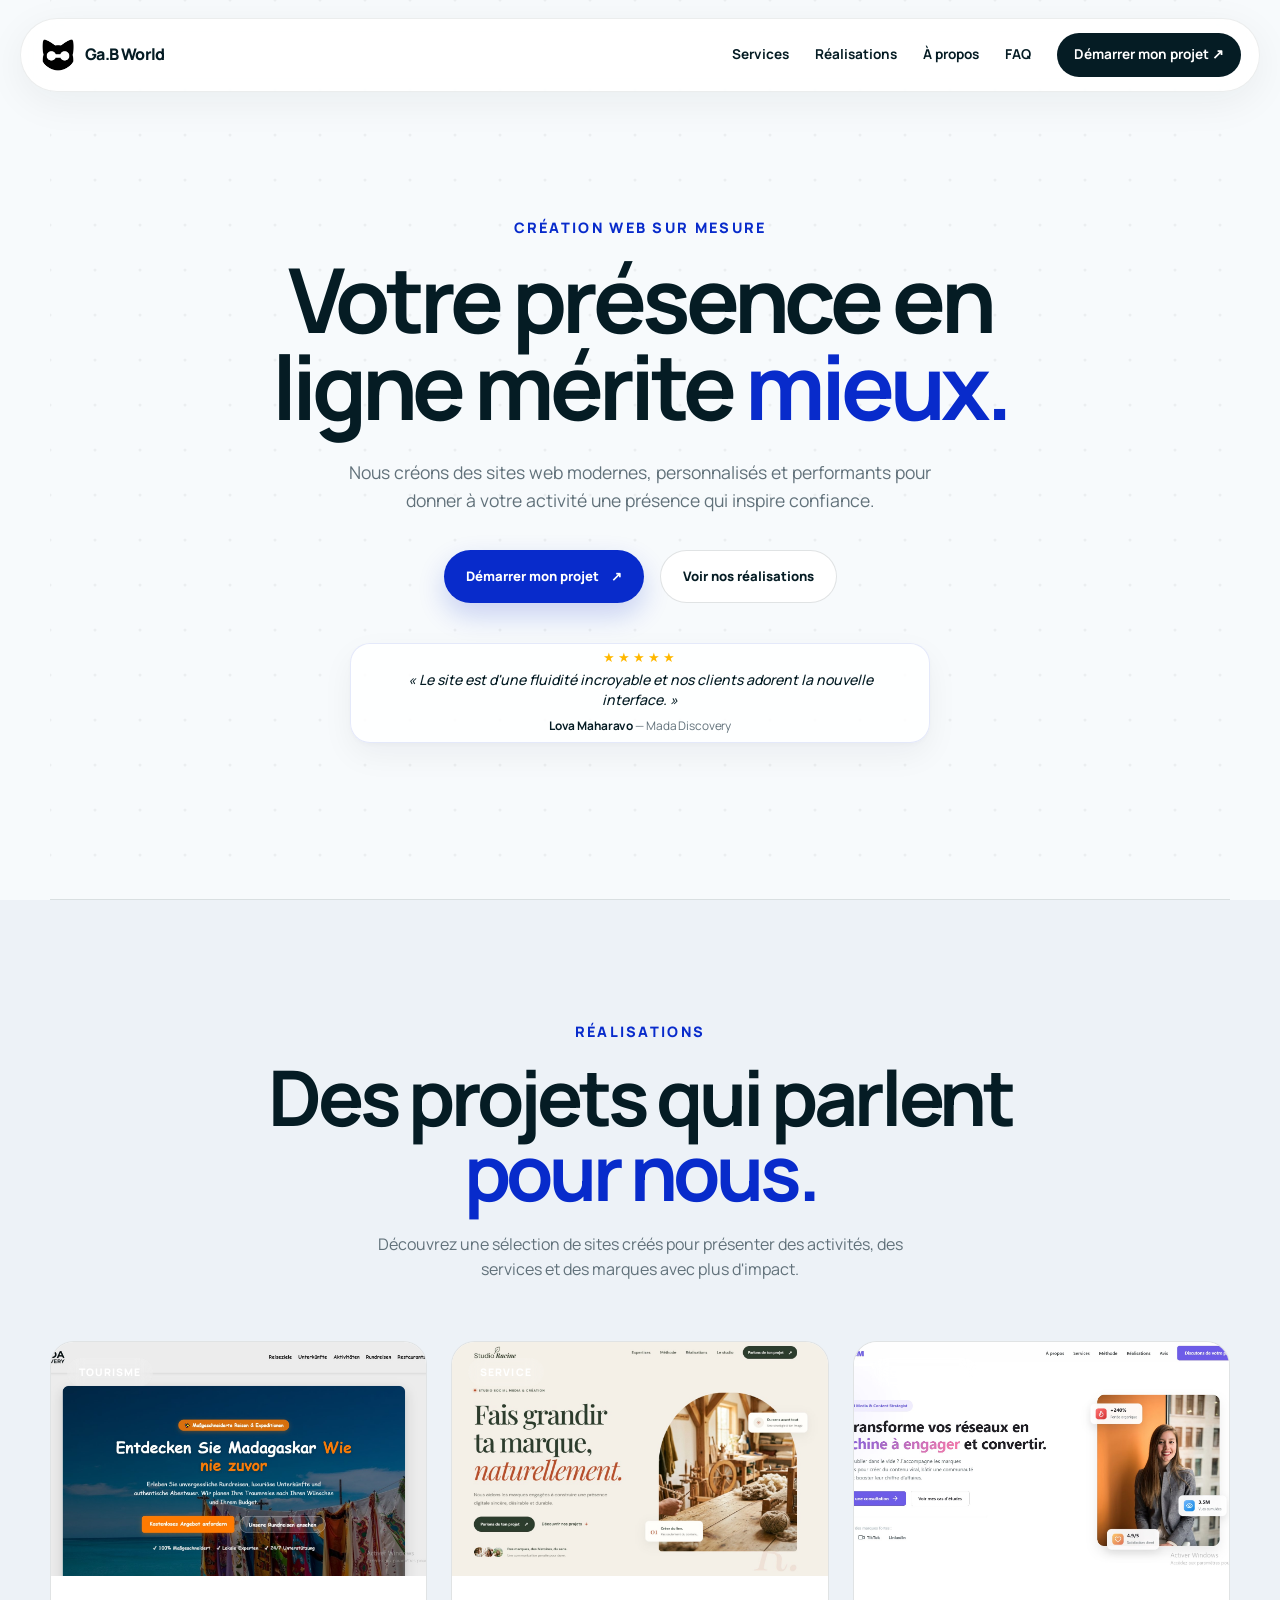
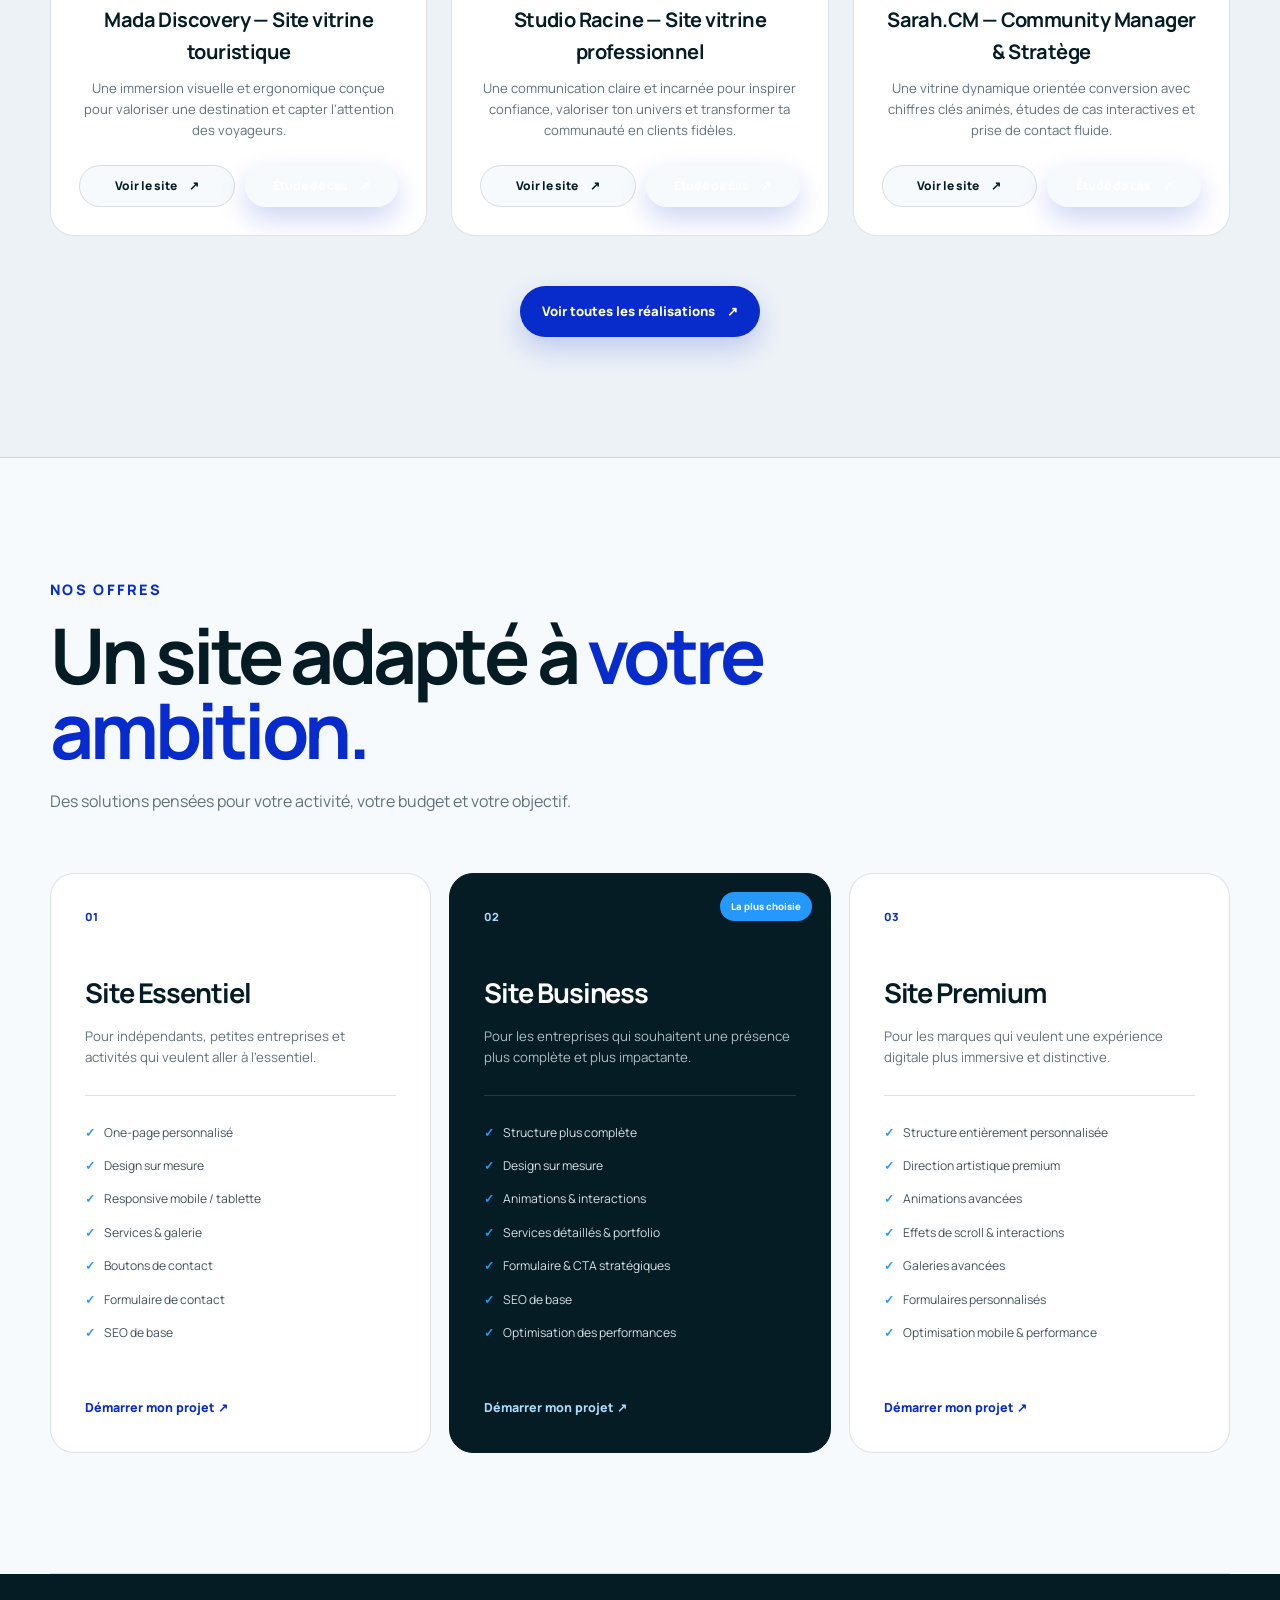
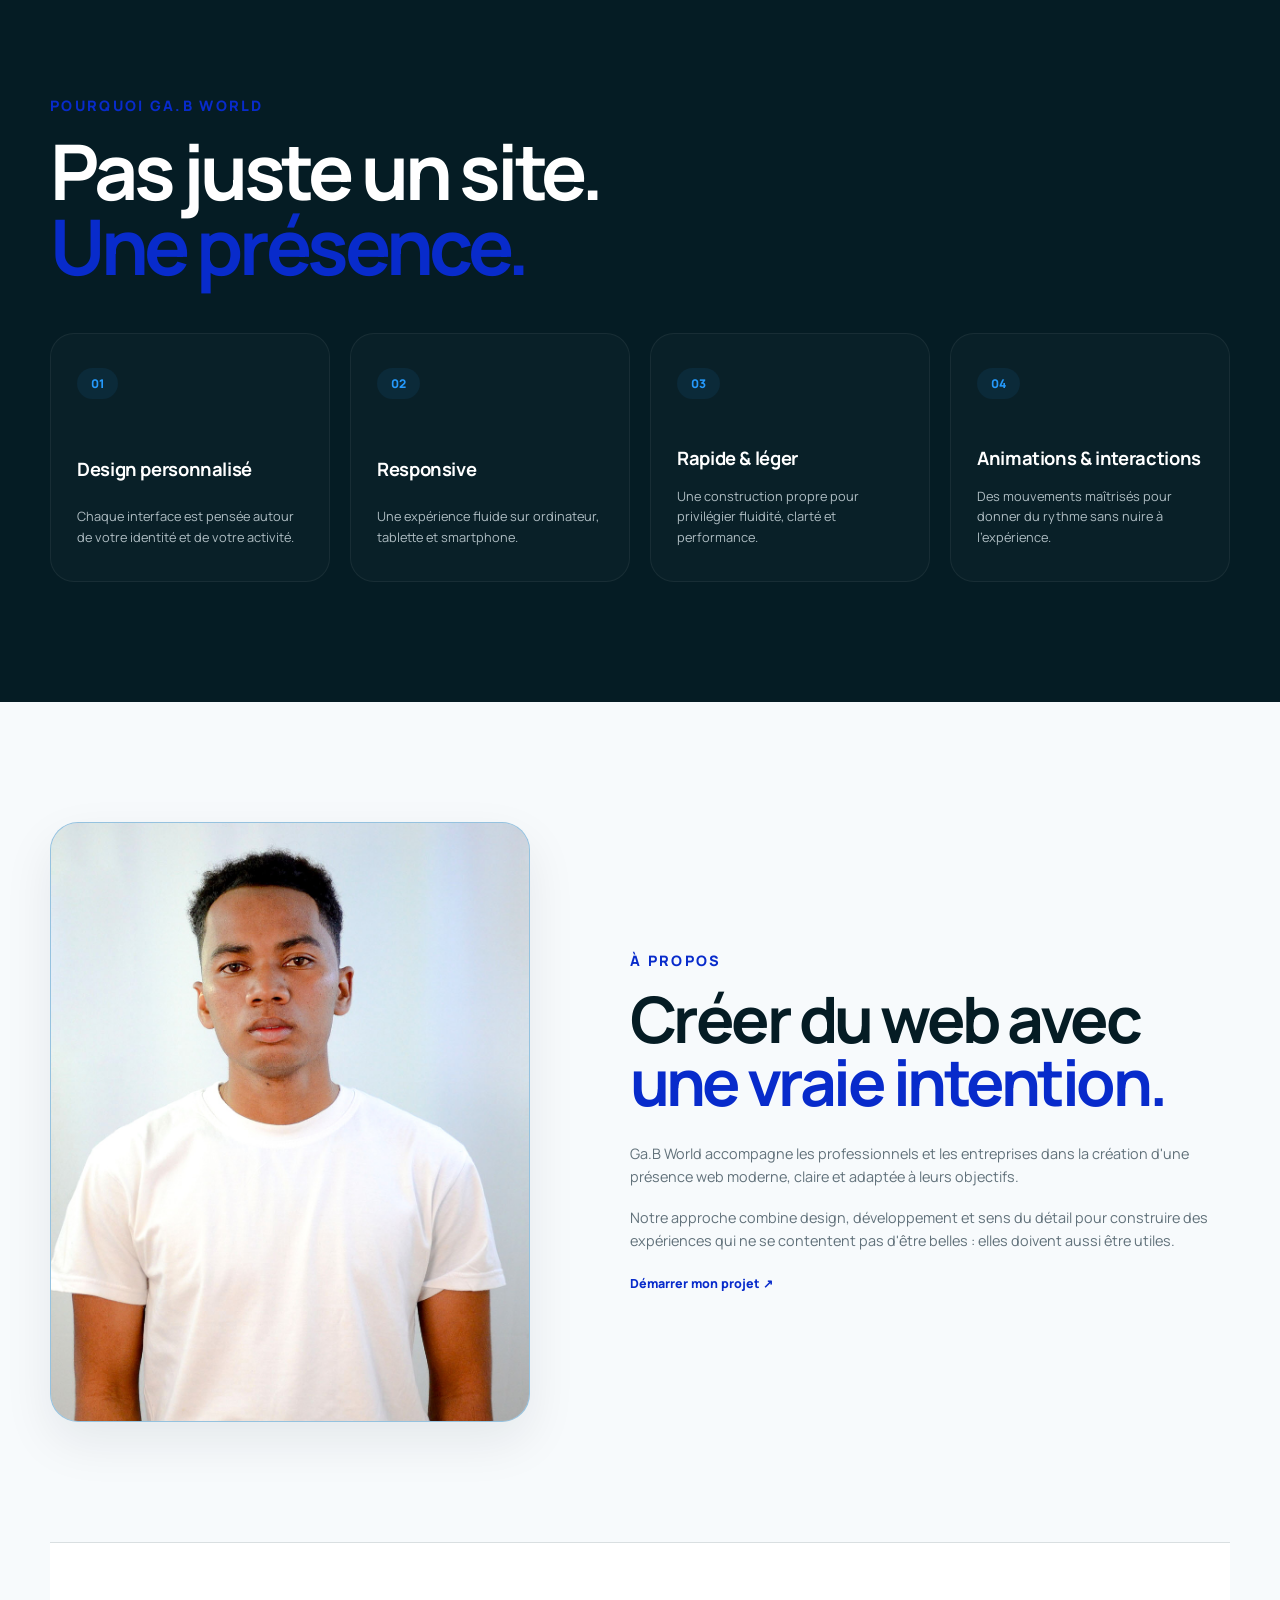
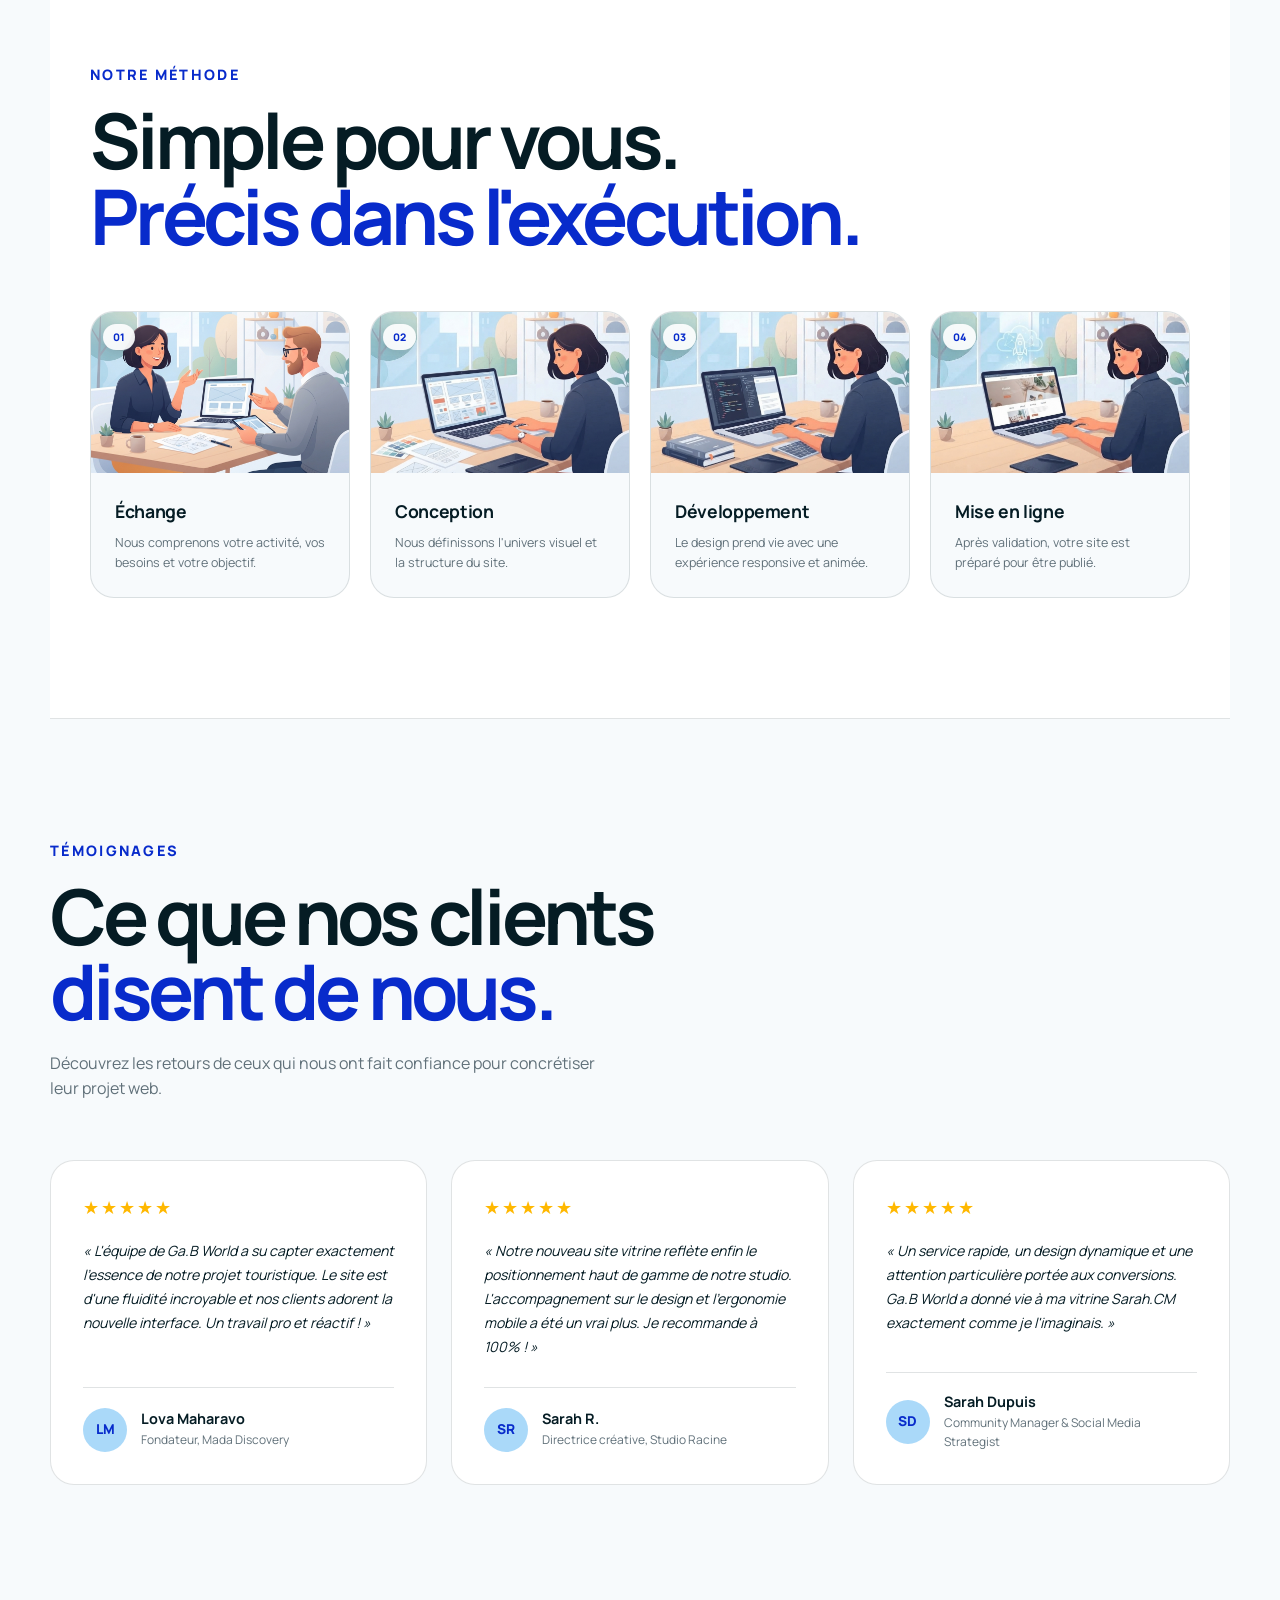
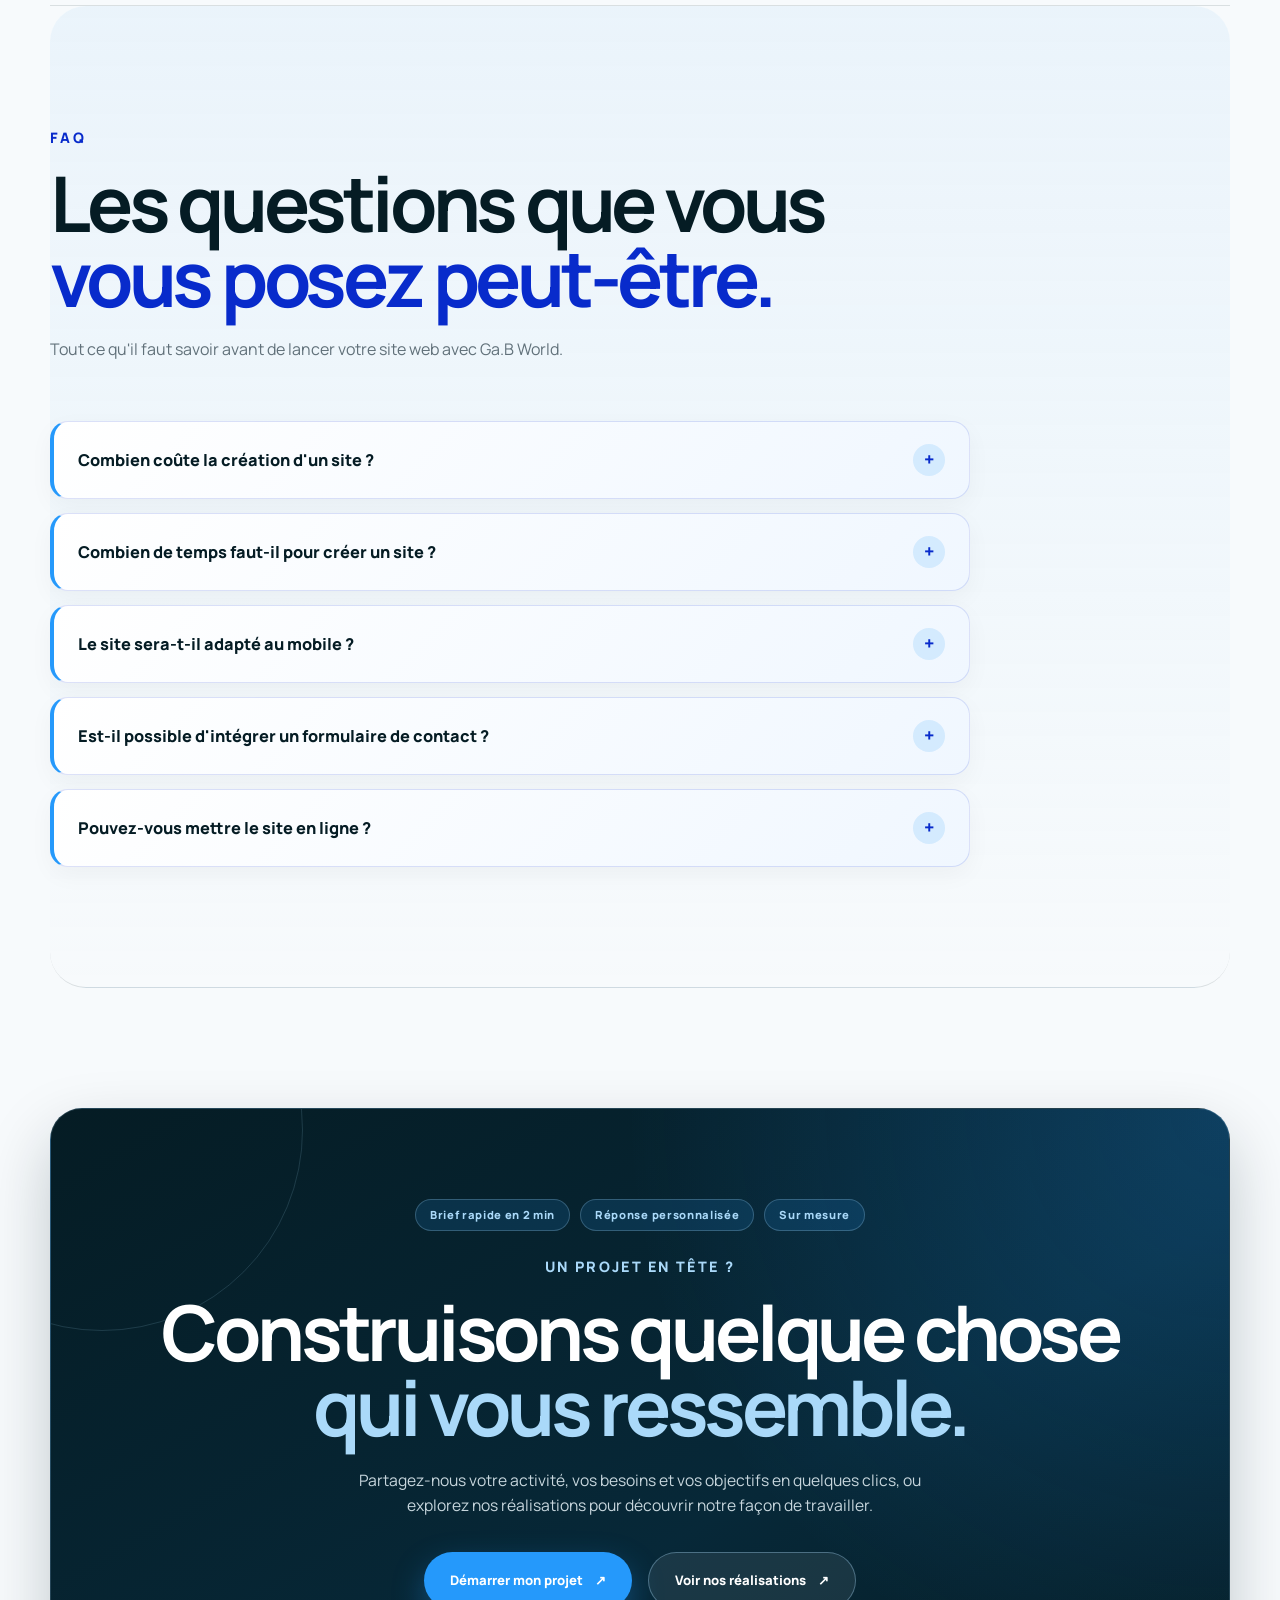
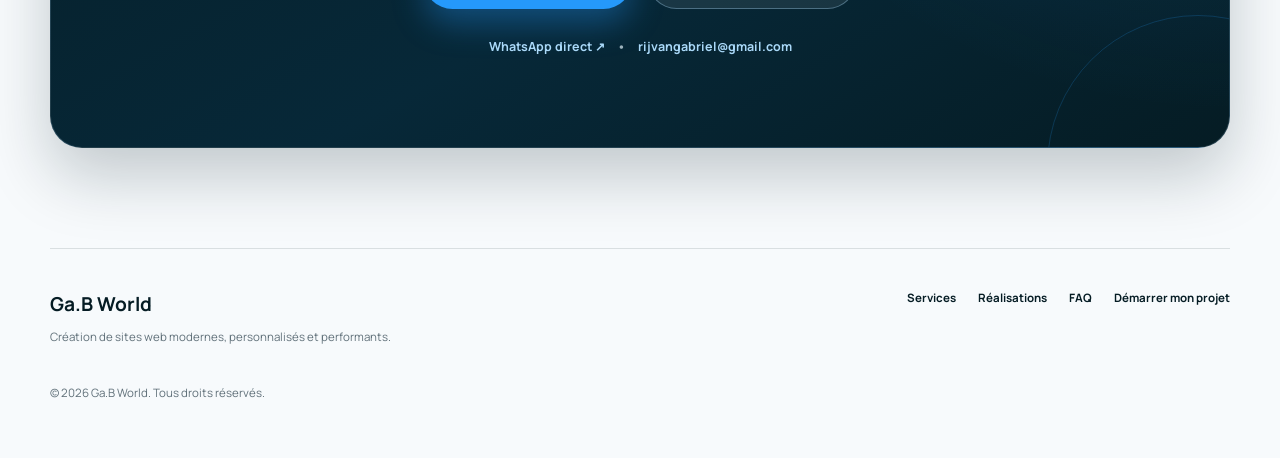
<file: index.html>
<!doctype html>
<html lang="fr">

<head>
  <meta charset="UTF-8" />
  <meta name="viewport" content="width=device-width, initial-scale=1.0" />
  <meta name="description"
    content="Ga.B World — Création de sites web modernes, personnalisés, rapides et performants." />
  <meta name="theme-color" content="#051C24" />
  <title>Ga.B World — Création de sites web</title>

  <link rel="preconnect" href="https://fonts.googleapis.com" />
  <link rel="preconnect" href="https://fonts.gstatic.com" crossorigin />
  <link href="https://fonts.googleapis.com/css2?family=Manrope:wght@400;500;600;700;800&display=swap"
    rel="stylesheet" />
  <link rel="stylesheet" href="style.css" />

  <link rel="icon" type="image/png" href="assets/images/logo2.png" media="(prefers-color-scheme: light)" />
  <link rel="icon" type="image/png" href="assets/images/logo4.png" media="(prefers-color-scheme: dark)" />

  <script async src="https://www.googletagmanager.com/gtm.js?id=GTM-KWSXL9K6"></script>
<script>
  window.dataLayer = window.dataLayer || [];
  function gtag(){dataLayer.push(arguments);}
  gtag('js', new Date());
</script>
  
</head>

<body>
  <div class="page-loader" id="page-loader">
    <img src="assets/images/logo.png" alt="Logo Ga.B World" />
  </div>

  <header class="site-header hero-enter-header">
    <a class="logo" href="index.html" aria-label="Ga.B World — Accueil">
      <img src="assets/images/logo2.png" alt="Ga.B World" onerror="
            this.style.display = 'none';
            this.nextElementSibling.style.display = 'inline';
          " />
      <span>Ga.B World</span>
    </a>

    <button class="menu-toggle" type="button" aria-label="Ouvrir le menu" aria-expanded="false">
      <span></span><span></span>
    </button>

    <nav class="nav" aria-label="Navigation principale">
      <a href="#services">Services</a>
      <a href="#realisations">Réalisations</a>
      <a href="#apropos">À propos</a>
      <a href="#faq">FAQ</a>
      <a class="nav-cta" href="https://tally.so/r/LDP7lp" target="_blank" rel="noopener">Démarrer mon projet ↗</a>
    </nav>
  </header>

  <main>
    <section class="hero section" id="accueil">
      <canvas id="hero-canvas"></canvas>

      <div class="hero-copy">
        <p class="eyebrow hero-intro-item" style="--intro-delay: 0.12s;">Création web sur mesure</p>
        <h1 class="hero-intro-item" style="--intro-delay: 0.22s;">Votre présence en ligne mérite <span>mieux.</span></h1>
        <p class="hero-text hero-intro-item" style="--intro-delay: 0.34s;">
          Nous créons des sites web modernes, personnalisés et performants
          pour donner à votre activité une présence qui inspire confiance.
        </p>
        <div class="hero-actions hero-intro-item" style="--intro-delay: 0.46s;">
          <a class="btn btn-primary" href="https://tally.so/r/LDP7lp" target="_blank" rel="noopener">
            Démarrer mon projet <span>↗</span>
          </a>
          <a class="btn btn-ghost" href="realisation.html">
            Voir nos réalisations
          </a>
        </div>
      </div>

      <div class="hero-testimonial-ticker hero-intro-item" style="--intro-delay: 0.58s;">
        <div class="hero-testi-item active">
          <span class="testi-stars">★★★★★</span>
          <p>« Le site est d'une fluidité incroyable et nos clients adorent la nouvelle interface. »</p>
          <small><strong>Lova Maharavo</strong> — Mada Discovery</small>
        </div>
        <div class="hero-testi-item">
          <span class="testi-stars">★★★★★</span>
          <p>« Un accompagnement sur le design et l'ergonomie mobile au top. Je recommande à 100% ! »</p>
          <small><strong>Sarah R.</strong> — Studio Racine</small>
        </div>
        <div class="hero-testi-item">
          <span class="testi-stars">★★★★★</span>
          <p>« Un service rapide, un design épuré et une attention particulière portée aux détails. »</p>
          <small><strong>Sarah Dupuis</strong> — Sarah.CM</small>
        </div>
      </div>
    </section>

    <!-- Section Réalisations -->
    <section class="portfolio section" id="realisations">
      <div class="section-heading reveal">
        <p class="eyebrow">Réalisations</p>
        <h2>Des projets qui parlent<br /><span>pour nous.</span></h2>
        <p>
          Découvrez une sélection de sites créés pour présenter des activités,
          des services et des marques avec plus d'impact.
        </p>
      </div>

      <div class="portfolio-grid">
        <!-- Projet 01 : Mada Discovery -->
        <article class="portfolio-card reveal">
          <div class="portfolio-image">
            <span class="project-tag">Tourisme</span>
            <img src="assets/images/madadiscovery.jpg" alt="Capture d'écran Mada Discovery" loading="lazy" />
          </div>
          <div class="portfolio-content">
            <h3>Mada Discovery — Site vitrine touristique</h3>
            <p>
              Une immersion visuelle et ergonomique conçue pour valoriser une
              destination et capter l'attention des voyageurs.
            </p>
            <div class="portfolio-actions">
              <a href="https://madadiscovery.vercel.app/" class="btn btn-ghost portfolio-btn" target="_blank" rel="noopener">
                Voir le site <span>↗</span>
              </a>
              <a href="etudedecas.html?projet=madadiscovery" class="btn btn-primary portfolio-btn" target="_blank" rel="noopener">
                Étude de cas <span>↗</span>
              </a>
            </div>
          </div>
        </article>

        <!-- Projet 02 : Studio Racine -->
        <article class="portfolio-card reveal">
          <div class="portfolio-image">
            <span class="project-tag">Service</span>
            <img src="assets/images/Studioracine.jpg" alt="Capture d'écran Studio Racine" loading="lazy" />
          </div>
          <div class="portfolio-content">
            <h3>Studio Racine — Site vitrine professionnel</h3>
            <p>
              Une communication claire et incarnée pour inspirer confiance,
              valoriser ton univers et transformer ta communauté en clients
              fidèles.
            </p>
            <div class="portfolio-actions">
              <a href="https://studioracine.vercel.app/" class="btn btn-ghost portfolio-btn" target="_blank" rel="noopener">
                Voir le site <span>↗</span>
              </a>
              <a href="etudedecas.html?projet=studioracine" class="btn btn-primary portfolio-btn" target="_blank" rel="noopener">
                Étude de cas <span>↗</span>
              </a>
            </div>
          </div>
        </article>

        <!-- Projet 03 : Sarah.CM -->
        <article class="portfolio-card reveal">
          <div class="portfolio-image">
            <span class="project-tag">Social Media</span>
            <img src="assets/images/SarahCM.jpg" alt="Capture d'écran Sarah.CM — Community Manager & Social Media Strategist" loading="lazy" />
          </div>
          <div class="portfolio-content">
            <h3>Sarah.CM — Community Manager &amp; Stratège</h3>
            <p>
              Une vitrine dynamique orientée conversion avec chiffres clés
              animés, études de cas interactives et prise de contact fluide.
            </p>
            <div class="portfolio-actions">
              <a href="https://sarah-cm.vercel.app/" class="btn btn-ghost portfolio-btn" target="_blank" rel="noopener">
                Voir le site <span>↗</span>
              </a>
              <a href="etudedecas.html?projet=sarahcm" class="btn btn-primary portfolio-btn" target="_blank" rel="noopener">
                Étude de cas <span>↗</span>
              </a>
            </div>
          </div>
        </article>
      </div>

      <div class="portfolio-bottom-cta reveal">
        <a href="realisation.html" class="btn btn-primary">
          Voir toutes les réalisations <span>↗</span>
        </a>
      </div>
    </section>

    <section class="services section" id="services">
      <div class="section-heading reveal">
        <p class="eyebrow">Nos offres</p>
        <h2>Un site adapté à <span>votre ambition.</span></h2>
        <p>
          Des solutions pensées pour votre activité, votre budget et votre
          objectif.
        </p>
      </div>

      <div class="pricing-grid">
        <article class="pricing-card reveal">
          <p class="card-number">01</p>
          <h3>Site Essentiel</h3>
          <p class="card-desc">
            Pour indépendants, petites entreprises et activités qui veulent
            aller à l'essentiel.
          </p>
          <ul>
            <li>One-page personnalisé</li>
            <li>Design sur mesure</li>
            <li>Responsive mobile / tablette</li>
            <li>Services &amp; galerie</li>
            <li>Boutons de contact</li>
            <li>Formulaire de contact</li>
            <li>SEO de base</li>
          </ul>
          <a href="https://tally.so/r/LDP7lp" class="text-link" target="_blank" rel="noopener">Démarrer mon projet <span>↗</span></a>
        </article>

        <article class="pricing-card featured reveal">
          <div class="popular">La plus choisie</div>
          <p class="card-number">02</p>
          <h3>Site Business</h3>
          <p class="card-desc">
            Pour les entreprises qui souhaitent une présence plus complète et
            plus impactante.
          </p>
          <ul>
            <li>Structure plus complète</li>
            <li>Design sur mesure</li>
            <li>Animations &amp; interactions</li>
            <li>Services détaillés &amp; portfolio</li>
            <li>Formulaire &amp; CTA stratégiques</li>
            <li>SEO de base</li>
            <li>Optimisation des performances</li>
          </ul>
          <a href="https://tally.so/r/LDP7lp" class="text-link" target="_blank" rel="noopener">Démarrer mon projet <span>↗</span></a>
        </article>

        <article class="pricing-card reveal">
          <p class="card-number">03</p>
          <h3>Site Premium</h3>
          <p class="card-desc">
            Pour les marques qui veulent une expérience digitale plus
            immersive et distinctive.
          </p>
          <ul>
            <li>Structure entièrement personnalisée</li>
            <li>Direction artistique premium</li>
            <li>Animations avancées</li>
            <li>Effets de scroll &amp; interactions</li>
            <li>Galeries avancées</li>
            <li>Formulaires personnalisés</li>
            <li>Optimisation mobile &amp; performance</li>
          </ul>
          <a href="https://tally.so/r/LDP7lp" class="text-link" target="_blank" rel="noopener">Démarrer mon projet <span>↗</span></a>
        </article>
      </div>
    </section>

    <section class="why section">
      <div class="section-heading reveal">
        <p class="eyebrow">Pourquoi Ga.B World</p>
        <h2>Pas juste un site.<br /><span>Une présence.</span></h2>
      </div>
      <div class="why-grid">
        <article class="why-item reveal">
          <span class="why-icon">01</span>
          <h3>Design personnalisé</h3>
          <p>
            Chaque interface est pensée autour de votre identité et de votre
            activité.
          </p>
        </article>
        <article class="why-item reveal">
          <span class="why-icon">02</span>
          <h3>Responsive</h3>
          <p>Une expérience fluide sur ordinateur, tablette et smartphone.</p>
        </article>
        <article class="why-item reveal">
          <span class="why-icon">03</span>
          <h3>Rapide &amp; léger</h3>
          <p>
            Une construction propre pour privilégier fluidité, clarté et
            performance.
          </p>
        </article>
        <article class="why-item reveal">
          <span class="why-icon">04</span>
          <h3>Animations &amp; interactions</h3>
          <p>
            Des mouvements maîtrisés pour donner du rythme sans nuire à
            l'expérience.
          </p>
        </article>
      </div>
    </section>

    <section class="about section" id="apropos">
      <div class="about-visual reveal">
        <img src="assets/images/Ga.B Boss.jpg" alt="Portrait — Ga.B World" loading="lazy" onerror="
              this.style.display = 'none';
              this.nextElementSibling.style.display = 'grid';
            " />
        <div class="about-number" style="display: none;">G<br /><span>B</span></div>
      </div>
      <div class="about-copy reveal">
        <p class="eyebrow">À propos</p>
        <h2>Créer du web avec<br /><span>une vraie intention.</span></h2>
        <p>
          Ga.B World accompagne les professionnels et les entreprises dans la
          création d'une présence web moderne, claire et adaptée à leurs
          objectifs.
        </p>
        <p>
          Notre approche combine design, développement et sens du détail pour
          construire des expériences qui ne se contentent pas d'être belles :
          elles doivent aussi être utiles.
        </p>
        <a class="text-link" href="https://tally.so/r/LDP7lp" target="_blank" rel="noopener">Démarrer mon projet <span>↗</span></a>
      </div>
    </section>

    <section class="process section">
      <div class="section-heading reveal">
        <p class="eyebrow">Notre méthode</p>
        <h2>Simple pour vous.<br /><span>Précis dans l'exécution.</span></h2>
      </div>
      <div class="timeline">
        <article class="step reveal">
          <div class="step-image">
            <img src="assets/images/01.jfif" alt="Échange avec le client" loading="lazy" />
            <span class="step-badge">01</span>
          </div>
          <div class="step-content">
            <h3>Échange</h3>
            <p>
              Nous comprenons votre activité, vos besoins et votre objectif.
            </p>
          </div>
        </article>

        <article class="step reveal">
          <div class="step-image">
            <img src="assets/images/02.jfif" alt="Conception et design du site" loading="lazy" />
            <span class="step-badge">02</span>
          </div>
          <div class="step-content">
            <h3>Conception</h3>
            <p>Nous définissons l'univers visuel et la structure du site.</p>
          </div>
        </article>

        <article class="step reveal">
          <div class="step-image">
            <img src="assets/images/03.jfif" alt="Développement et intégration web" loading="lazy" />
            <span class="step-badge">03</span>
          </div>
          <div class="step-content">
            <h3>Développement</h3>
            <p>
              Le design prend vie avec une expérience responsive et animée.
            </p>
          </div>
        </article>

        <article class="step reveal">
          <div class="step-image">
            <img src="assets/images/04.jfif" alt="Mise en ligne du site web" loading="lazy" />
            <span class="step-badge">04</span>
          </div>
          <div class="step-content">
            <h3>Mise en ligne</h3>
            <p>Après validation, votre site est préparé pour être publié.</p>
          </div>
        </article>
      </div>
    </section>

    <!-- Section Témoignages -->
    <section class="testimonials section">
      <div class="section-heading reveal">
        <p class="eyebrow">Témoignages</p>
        <h2>Ce que nos clients<br /><span>disent de nous.</span></h2>
        <p>
          Découvrez les retours de ceux qui nous ont fait confiance pour
          concrétiser leur projet web.
        </p>
      </div>

      <div class="testimonials-grid">
        <article class="testimonial-card reveal">
          <div class="testimonial-rating" aria-label="Note de 5 sur 5">
            ★★★★★
          </div>
          <p class="testimonial-text">
            « L'équipe de Ga.B World a su capter exactement l'essence de notre
            projet touristique. Le site est d'une fluidité incroyable et nos
            clients adorent la nouvelle interface. Un travail pro et réactif !
            »
          </p>
          <div class="testimonial-author">
            <div class="author-avatar">
              <span>LM</span>
            </div>
            <div class="author-info">
              <strong>Lova Maharavo</strong>
              <small>Fondateur, Mada Discovery</small>
            </div>
          </div>
        </article>

        <article class="testimonial-card reveal">
          <div class="testimonial-rating" aria-label="Note de 5 sur 5">
            ★★★★★
          </div>
          <p class="testimonial-text">
            « Notre nouveau site vitrine reflète enfin le positionnement haut
            de gamme de notre studio. L'accompagnement sur le design et
            l'ergonomie mobile a été un vrai plus. Je recommande à 100% ! »
          </p>
          <div class="testimonial-author">
            <div class="author-avatar">
              <span>SR</span>
            </div>
            <div class="author-info">
              <strong>Sarah R.</strong>
              <small>Directrice créative, Studio Racine</small>
            </div>
          </div>
        </article>

        <article class="testimonial-card reveal">
          <div class="testimonial-rating" aria-label="Note de 5 sur 5">
            ★★★★★
          </div>
          <p class="testimonial-text">
            « Un service rapide, un design dynamique et une attention
            particulière portée aux conversions. Ga.B World a donné vie à ma
            vitrine Sarah.CM exactement comme je l'imaginais. »
          </p>
          <div class="testimonial-author">
            <div class="author-avatar">
              <span>SD</span>
            </div>
            <div class="author-info">
              <strong>Sarah Dupuis</strong>
              <small>Community Manager &amp; Social Media Strategist</small>
            </div>
          </div>
        </article>
      </div>
    </section>

    <section class="faq section" id="faq">
      <div class="section-heading reveal">
        <p class="eyebrow">FAQ</p>
        <h2>
          Les questions que vous<br /><span>vous posez peut-être.</span>
        </h2>
        <p>
          Tout ce qu'il faut savoir avant de lancer votre site web avec Ga.B World.
        </p>
      </div>
      <div class="faq-list">
        <details class="faq-item reveal">
          <summary>
            Combien coûte la création d'un site ? <span>+</span>
          </summary>
          <p>
            Le tarif dépend de l'offre et du niveau de personnalisation. Les
            prix peuvent être affichés ici dès que votre grille tarifaire
            définitive est fixée.
          </p>
        </details>
        <details class="faq-item reveal">
          <summary>
            Combien de temps faut-il pour créer un site ? <span>+</span>
          </summary>
          <p>
            Le délai dépend de la complexité du projet, du nombre de pages et
            de la rapidité des validations. Un calendrier précis est défini au
            démarrage.
          </p>
        </details>
        <details class="faq-item reveal">
          <summary>
            Le site sera-t-il adapté au mobile ? <span>+</span>
          </summary>
          <p>
            Oui. Chaque site est pensé pour offrir une expérience adaptée aux
            smartphones, tablettes et ordinateurs.
          </p>
        </details>
        <details class="faq-item reveal">
          <summary>
            Est-il possible d'intégrer un formulaire de contact ?
            <span>+</span>
          </summary>
          <p>
            Oui. Un formulaire peut être intégré et connecté à un service
            externe adapté au projet.
          </p>
        </details>
        <details class="faq-item reveal">
          <summary>
            Pouvez-vous mettre le site en ligne ? <span>+</span>
          </summary>
          <p>
            Oui, l'accompagnement peut inclure la préparation et la mise en
            ligne selon votre hébergement et votre nom de domaine.
          </p>
        </details>
      </div>
    </section>

    <section class="contact section" id="contact">
      <div class="contact-card reveal">
        <div class="contact-pills">
          <span class="contact-pill">Brief rapide en 2 min</span>
          <span class="contact-pill">Réponse personnalisée</span>
          <span class="contact-pill">Sur mesure</span>
        </div>
        <p class="eyebrow">Un projet en tête ?</p>
        <h2>
          Construisons quelque chose<br /><span>qui vous ressemble.</span>
        </h2>
        <p>
          Partagez-nous votre activité, vos besoins et vos objectifs en quelques
          clics, ou explorez nos réalisations pour découvrir notre façon de
          travailler.
        </p>
        <div class="contact-actions">
          <a class="btn btn-primary contact-btn-tally" href="https://tally.so/r/LDP7lp" target="_blank" rel="noopener">
            Démarrer mon projet <span>↗</span>
          </a>
          <a class="btn btn-light contact-btn-realisations" href="realisation.html">
            Voir nos réalisations <span>↗</span>
          </a>
        </div>
        <div class="contact-secondary-links">
          <a href="https://wa.me/261384528742?text=Bonjour%20Ga.B%20World%2C%20je%20souhaite%20discuter%20d'un%20projet%20de%20site%20web."
            target="_blank" rel="noopener">
            WhatsApp direct ↗
          </a>
          <span>•</span>
          <a href="mailto:rijvangabriel@gmail.com?subject=Demande%20de%20cr%C3%A9ation%20de%20site%20web">
            rijvangabriel@gmail.com
          </a>
        </div>
      </div>
    </section>
  </main>

  <footer class="footer">
    <div>
      <strong>Ga.B World</strong>
      <p>Création de sites web modernes, personnalisés et performants.</p>
    </div>
    <div class="footer-links">
      <a href="#services">Services</a>
      <a href="realisation.html">Réalisations</a>
      <a href="#faq">FAQ</a>
      <a href="https://tally.so/r/LDP7lp" target="_blank" rel="noopener">Démarrer mon projet</a>
    </div>
    <p class="copyright">
      © <span id="year"></span> Ga.B World. Tous droits réservés.
    </p>
  </footer>

  <script src="script.js"></script>
</body>

</html>
</file>
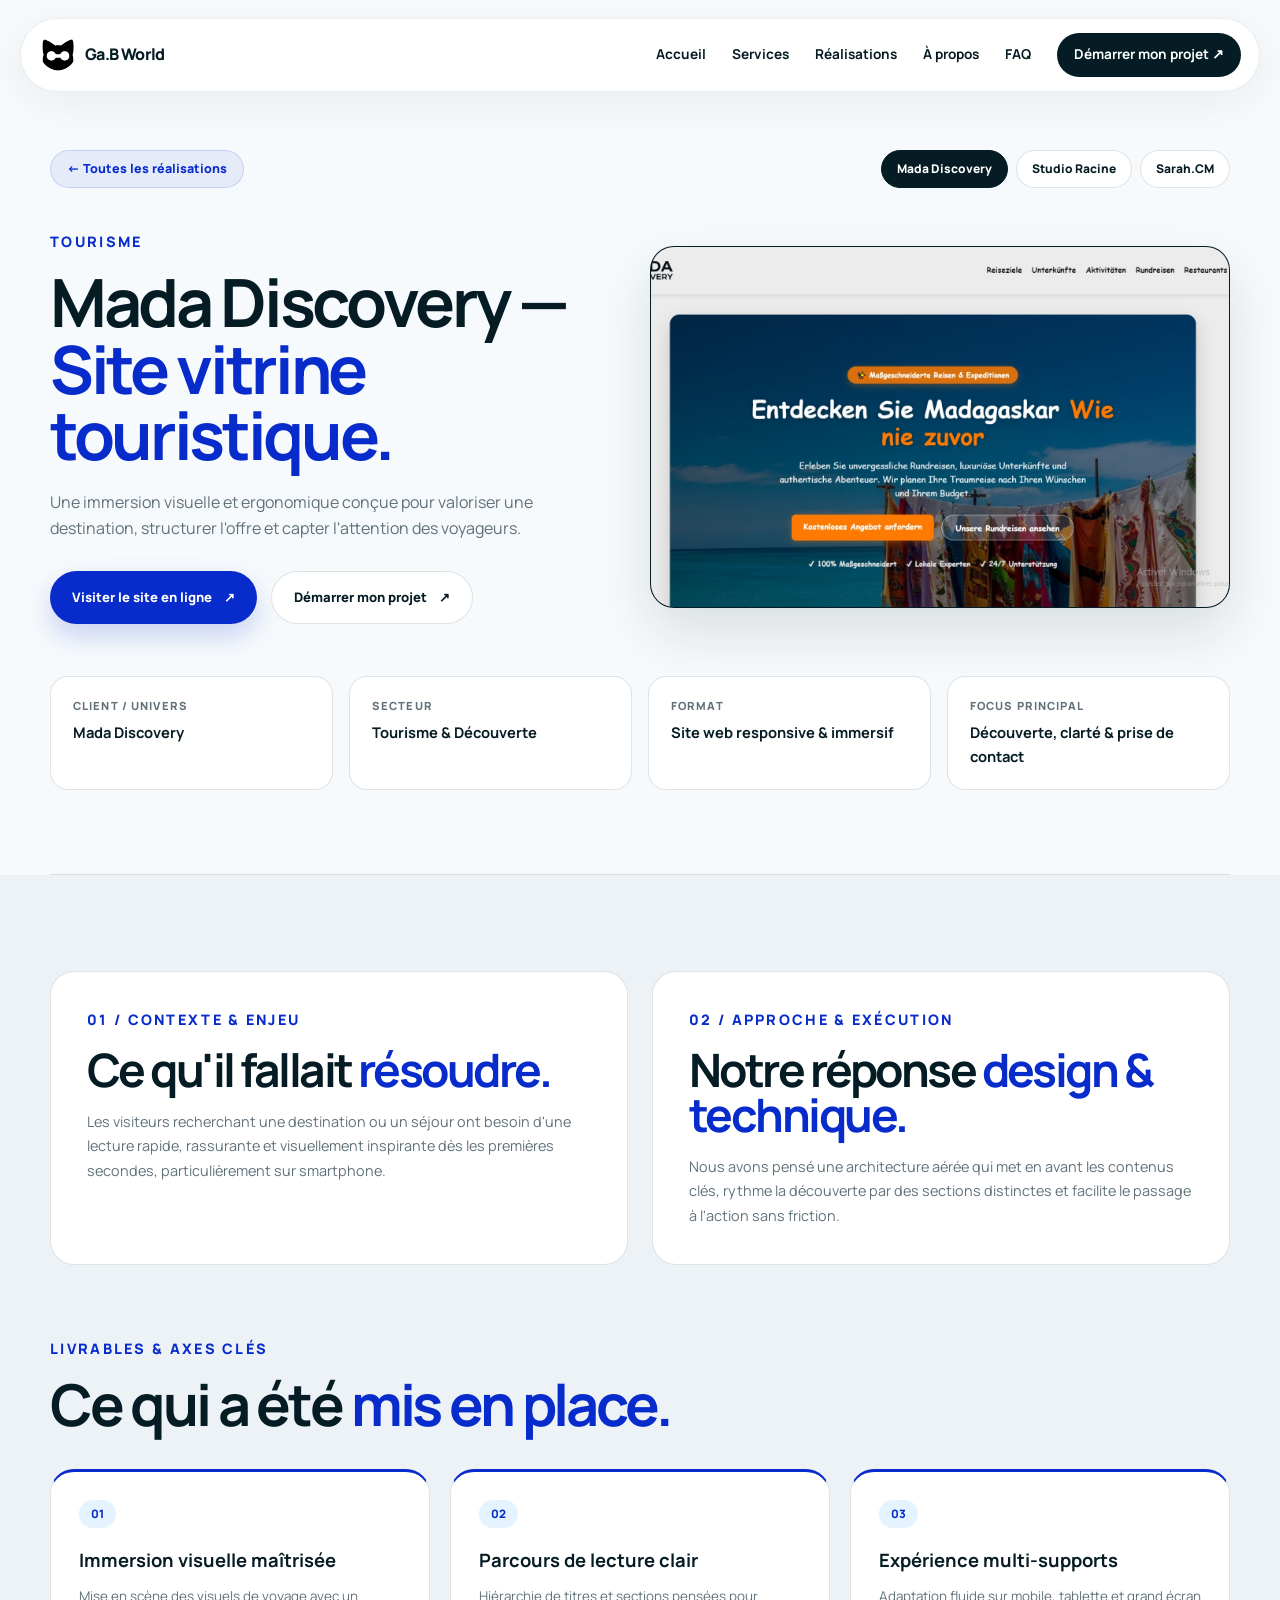
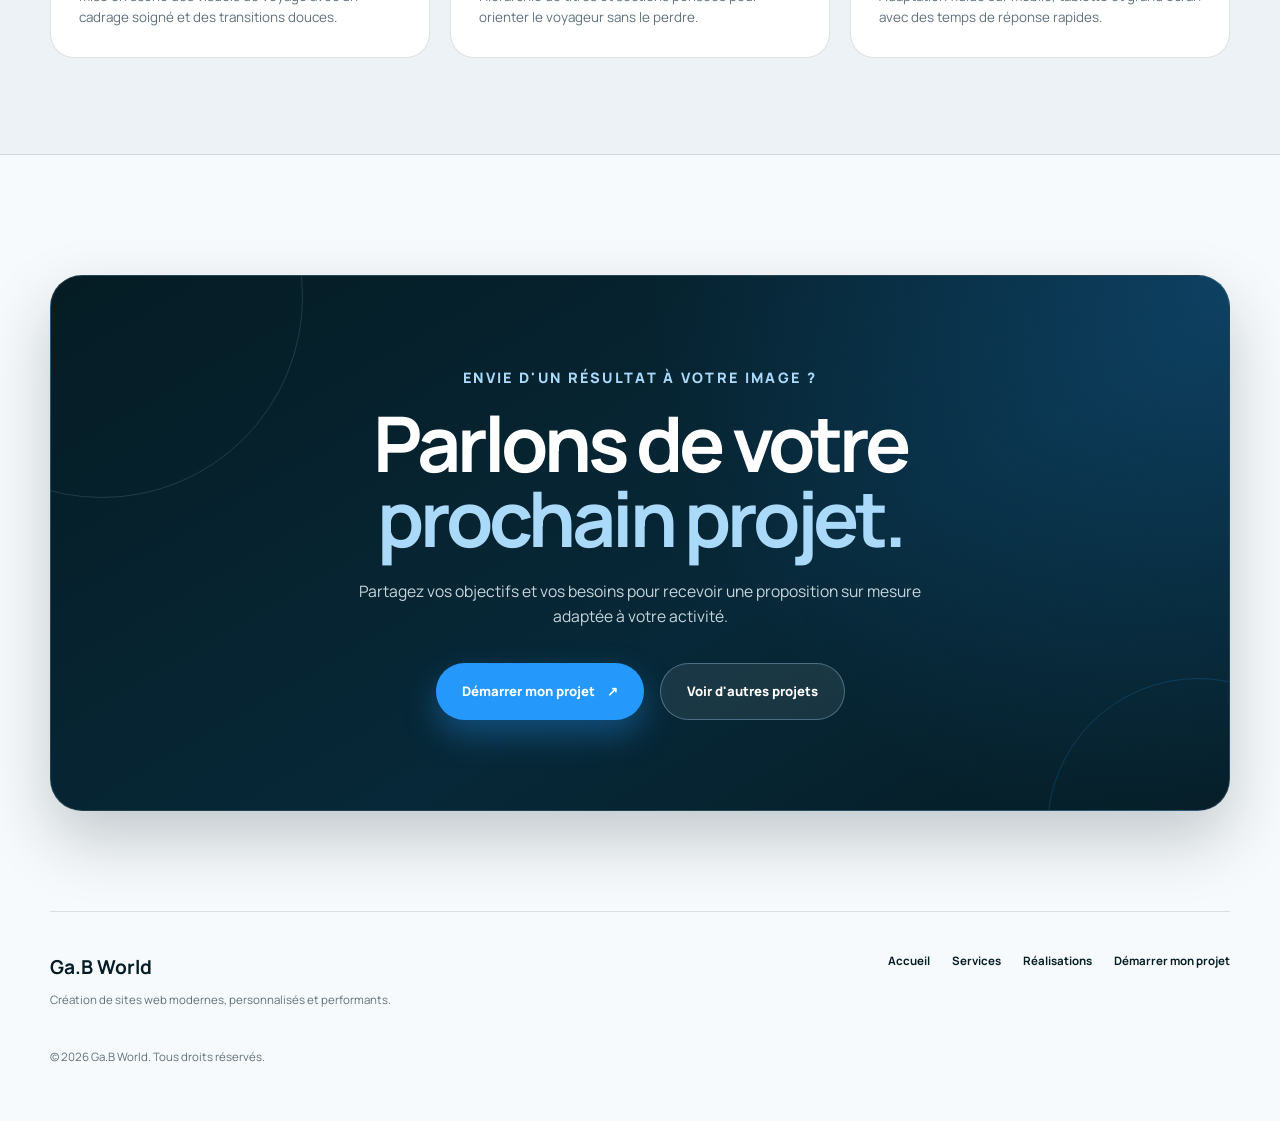
<file: etudedecas.html>
<!doctype html>
<html lang="fr">

<head>
  <meta charset="UTF-8" />
  <meta name="viewport" content="width=device-width, initial-scale=1.0" />
  <meta name="description"
    content="Étude de cas projet — Découvrez comment Ga.B World conçoit des sites web modernes, rapides et sur mesure." />
  <meta name="theme-color" content="#051C24" />
  <title>Étude de cas — Ga.B World</title>

  <link rel="preconnect" href="https://fonts.googleapis.com" />
  <link rel="preconnect" href="https://fonts.gstatic.com" crossorigin />
  <link href="https://fonts.googleapis.com/css2?family=Manrope:wght@400;500;600;700;800&display=swap"
    rel="stylesheet" />
  <link rel="stylesheet" href="style.css" />
  <link rel="stylesheet" href="etudedecas.css" />

  <link rel="icon" type="image/png" href="assets/images/logo2.png" media="(prefers-color-scheme: light)" />
  <link rel="icon" type="image/png" href="assets/images/logo4.png" media="(prefers-color-scheme: dark)" />

  <script async src="https://www.googletagmanager.com/gtm.js?id=GTM-KWSXL9K6"></script>
<script>
  window.dataLayer = window.dataLayer || [];
  function gtag(){dataLayer.push(arguments);}
  gtag('js', new Date());
</script>
</head>

<body>
  <div class="page-loader" id="page-loader">
    <img src="assets/images/logo.png" alt="Logo Ga.B World" />
  </div>

  <header class="site-header">
    <a class="logo" href="index.html#accueil" aria-label="Ga.B World — Accueil">
      <img src="assets/images/logo2.png" alt="Ga.B World" onerror="
            this.style.display = 'none';
            this.nextElementSibling.style.display = 'inline';
          " />
      <span>Ga.B World</span>
    </a>

    <button class="menu-toggle" type="button" aria-label="Ouvrir le menu" aria-expanded="false">
      <span></span><span></span>
    </button>

    <nav class="nav" aria-label="Navigation principale">
      <a href="index.html">Accueil</a>
      <a href="index.html#services">Services</a>
      <a href="realisation.html">Réalisations</a>
      <a href="index.html#apropos">À propos</a>
      <a href="index.html#faq">FAQ</a>
      <a class="nav-cta" href="https://tally.so/r/LDP7lp" target="_blank" rel="noopener">Démarrer mon projet ↗</a>
    </nav>
  </header>

  <main>
    <!-- En-tête de l'étude de cas -->
    <section class="case-hero section">
      <div class="case-top-bar reveal">
        <a href="realisation.html" class="back-link">← Toutes les réalisations</a>
        <div class="case-switcher" aria-label="Choisir une autre étude de cas">
          <a href="etudedecas.html?projet=madadiscovery" data-project-link="madadiscovery">Mada Discovery</a>
          <a href="etudedecas.html?projet=studioracine" data-project-link="studioracine">Studio Racine</a>
          <a href="etudedecas.html?projet=sarahcm" data-project-link="sarahcm">Sarah.CM</a>
        </div>
      </div>

      <div class="case-header-grid">
        <div class="case-intro reveal">
          <p class="eyebrow" id="case-category">Tourisme</p>
          <h1 id="case-title">Mada Discovery — <span>Site vitrine touristique.</span></h1>
          <p class="case-lead" id="case-lead">
            Une immersion visuelle et ergonomique conçue pour valoriser une
            destination et capter l'attention des voyageurs.
          </p>
          <div class="case-actions">
            <a id="case-live-url" href="https://madadiscovery.vercel.app/" class="btn btn-primary" target="_blank" rel="noopener">
              Visiter le site en ligne <span>↗</span>
            </a>
            <a href="https://tally.so/r/LDP7lp" class="btn btn-ghost" target="_blank" rel="noopener">
              Démarrer mon projet <span>↗</span>
            </a>
          </div>
        </div>

        <div class="case-cover reveal">
          <img id="case-image" src="assets/images/madadiscovery.jpg" alt="Aperçu du projet Mada Discovery" />
        </div>
      </div>

      <!-- Fiche synthèse -->
      <div class="case-meta-grid reveal">
        <div class="meta-card">
          <span>Client / Univers</span>
          <strong id="meta-client">Mada Discovery</strong>
        </div>
        <div class="meta-card">
          <span>Secteur</span>
          <strong id="meta-sector">Tourisme &amp; Découverte</strong>
        </div>
        <div class="meta-card">
          <span>Format</span>
          <strong id="meta-format">Site web sur mesure &amp; responsive</strong>
        </div>
        <div class="meta-card">
          <span>Focus principal</span>
          <strong id="meta-focus">Clarté, immersion &amp; mobile</strong>
        </div>
      </div>
    </section>

    <!-- Détails de l'étude de cas -->
    <section class="case-details section">
      <div class="case-story-grid">
        <article class="case-block reveal">
          <p class="eyebrow">01 / Contexte &amp; Enjeu</p>
          <h2>Ce qu'il fallait <span>résoudre.</span></h2>
          <p id="case-context">
            Présenter une offre touristique riche et attractive sans surcharger la
            lecture, tout en offrant un parcours fluide sur mobile comme sur
            ordinateur.
          </p>
        </article>

        <article class="case-block reveal">
          <p class="eyebrow">02 / Approche &amp; Exécution</p>
          <h2>Notre réponse <span>design &amp; technique.</span></h2>
          <p id="case-solution">
            Nous avons structuré une hiérarchie visuelle claire, soigné les
            contrastes et les temps de chargement, et intégré des transitions
            mesurées pour guider le visiteur naturellement vers l'action.
          </p>
        </article>
      </div>

      <!-- Points clés livrés -->
      <div class="case-highlights reveal">
        <div class="section-heading">
          <p class="eyebrow">Livrables &amp; Axes clés</p>
          <h2>Ce qui a été <span>mis en place.</span></h2>
        </div>

        <div class="highlights-grid" id="case-highlights">
          <article class="highlight-card">
            <span>01</span>
            <h3>Direction visuelle cohérente</h3>
            <p>Mise en valeur des visuels et d'une typographie lisible sur tous les écrans.</p>
          </article>
          <article class="highlight-card">
            <span>02</span>
            <h3>Ergonomie mobile soignée</h3>
            <p>Navigation fluide, espacements adaptés et appels à l'action accessibles.</p>
          </article>
          <article class="highlight-card">
            <span>03</span>
            <h3>Performance &amp; fluidité</h3>
            <p>Code léger, animations maîtrisées et chargement rapide des contenus.</p>
          </article>
        </div>
      </div>
    </section>

    <!-- Appel à l'action -->
    <section class="contact section" id="contact">
      <div class="contact-card reveal">
        <p class="eyebrow">Envie d'un résultat à votre image ?</p>
        <h2>
          Parlons de votre<br /><span>prochain projet.</span>
        </h2>
        <p>
          Partagez vos objectifs et vos besoins pour recevoir une proposition
          sur mesure adaptée à votre activité.
        </p>
        <div class="contact-actions">
          <a class="btn btn-primary contact-btn-tally" href="https://tally.so/r/LDP7lp" target="_blank" rel="noopener">
            Démarrer mon projet <span>↗</span>
          </a>
          <a class="btn btn-light contact-btn-realisations" href="realisation.html">
            Voir d'autres projets
          </a>
        </div>
      </div>
    </section>
  </main>

  <footer class="footer">
    <div>
      <strong>Ga.B World</strong>
      <p>Création de sites web modernes, personnalisés et performants.</p>
    </div>
    <div class="footer-links">
      <a href="index.html">Accueil</a>
      <a href="index.html#services">Services</a>
      <a href="realisation.html">Réalisations</a>
      <a href="https://tally.so/r/LDP7lp" target="_blank" rel="noopener">Démarrer mon projet</a>
    </div>
    <p class="copyright">
      © <span id="year"></span> Ga.B World. Tous droits réservés.
    </p>
  </footer>

  <script src="script.js"></script>
  <script>
    document.addEventListener("DOMContentLoaded", () => {
      const studies = {
        madadiscovery: {
          titleHtml: 'Mada Discovery — <span>Site vitrine touristique.</span>',
          pageTitle: "Étude de cas : Mada Discovery — Ga.B World",
          category: "Tourisme",
          lead: "Une immersion visuelle et ergonomique conçue pour valoriser une destination, structurer l'offre et capter l'attention des voyageurs.",
          image: "assets/images/madadiscovery.jpg",
          imageAlt: "Capture d'écran du projet Mada Discovery",
          liveUrl: "https://madadiscovery.vercel.app/",
          client: "Mada Discovery",
          sector: "Tourisme & Découverte",
          format: "Site web responsive & immersif",
          focus: "Découverte, clarté & prise de contact",
          context:
            "Les visiteurs recherchant une destination ou un séjour ont besoin d'une lecture rapide, rassurante et visuellement inspirante dès les premières secondes, particulièrement sur smartphone.",
          solution:
            "Nous avons pensé une architecture aérée qui met en avant les contenus clés, rythme la découverte par des sections distinctes et facilite le passage à l'action sans friction.",
          highlights: [
            {
              num: "01",
              title: "Immersion visuelle maîtrisée",
              desc: "Mise en scène des visuels de voyage avec un cadrage soigné et des transitions douces."
            },
            {
              num: "02",
              title: "Parcours de lecture clair",
              desc: "Hiérarchie de titres et sections pensées pour orienter le voyageur sans le perdre."
            },
            {
              num: "03",
              title: "Expérience multi-supports",
              desc: "Adaptation fluide sur mobile, tablette et grand écran avec des temps de réponse rapides."
            }
          ]
        },
        studioracine: {
          titleHtml: 'Studio Racine — <span>Site vitrine professionnel.</span>',
          pageTitle: "Étude de cas : Studio Racine — Ga.B World",
          category: "Service",
          lead: "Une communication claire et incarnée pour inspirer confiance, valoriser l'univers du studio et transformer l'audience en clients.",
          image: "assets/images/Studioracine.jpg",
          imageAlt: "Capture d'écran du projet Studio Racine",
          liveUrl: "https://studioracine.vercel.app/",
          client: "Studio Racine",
          sector: "Services & Création",
          format: "Site vitrine sur mesure",
          focus: "Crédibilité, identité & conversion",
          context:
            "Un studio ou prestataire de services a besoin d'une vitrine qui affirme son positionnement dès l'arrivée, tout en expliquant simplement sa valeur ajoutée.",
          solution:
            "Nous avons conçu une interface épurée et structurée qui allie élégance éditoriale, lisibilité des offres et boutons d'action placés aux moments clés du parcours.",
          highlights: [
            {
              num: "01",
              title: "Positionnement affirmé",
              desc: "Un message direct et une identité visuelle cohérente qui renforcent la légitimité du studio."
            },
            {
              num: "02",
              title: "Structure orientée conversion",
              desc: "Cheminement clair entre la présentation des services, les preuves et la prise de contact."
            },
            {
              num: "03",
              title: "Finition & micro-interactions",
              desc: "Animations subtiles au défilement et au survol pour dynamiser la navigation."
            }
          ]
        },
        sarahcm: {
          titleHtml: 'Sarah.CM — <span>Community Manager &amp; Stratège.</span>',
          pageTitle: "Étude de cas : Sarah.CM — Ga.B World",
          category: "Social Media",
          lead: "Une vitrine dynamique orientée conversion pour Sarah Dupuis (Community Manager & Social Media Strategist), mêlant preuve sociale, chiffres clés animés et modales d'études de cas.",
          image: "assets/images/SarahCM.jpg",
          imageAlt: "Capture d'écran Sarah.CM — Community Manager & Social Media Strategist",
          liveUrl: "https://sarah-cm.vercel.app/",
          client: "Sarah Dupuis (Sarah.CM)",
          sector: "Social Media & Content Strategy",
          format: "One-page interactif orienté conversion",
          focus: "Preuve sociale, dynamisme & prise de rendez-vous",
          context:
            "Dans le secteur très visuel du Community Management et du contenu court (Instagram, TikTok, LinkedIn), il fallait se démarquer immédiatement avec une page capable de prouver la performance en quelques secondes et de convertir les visiteurs en consultations.",
          solution:
            "Nous avons bâti une expérience énergique avec un Hero à badges flottants, des compteurs de performances animés au défilement, des cartes d'offres 360°, une modale interactive pour explorer les campagnes clients et un formulaire de contact à labels flottants.",
          highlights: [
            {
              num: "01",
              title: "Preuve sociale & chiffres animés",
              desc: "Badges flottants dans le Hero (+240% de portée, 3.5M de vues) et compteurs dynamiques pour crédibiliser l'expertise dès l'arrivée."
            },
            {
              num: "02",
              title: "Études de cas en modale interactive",
              desc: "Consultation instantanée du défi, de la stratégie et des KPIs de chaque campagne client sans quitter la page."
            },
            {
              num: "03",
              title: "Parcours orienté consultation",
              desc: "Architecture rythmée (Offres 360°, Méthode en 4 étapes, FAQ accordéon et formulaire fluide) pensée pour maximiser les demandes."
            }
          ]
        }
      };

      const params = new URLSearchParams(window.location.search);
      const key = studies[params.get("projet")] ? params.get("projet") : "madadiscovery";
      const data = studies[key];

      document.title = data.pageTitle;
      document.getElementById("case-category").textContent = data.category;
      document.getElementById("case-title").innerHTML = data.titleHtml;
      document.getElementById("case-lead").textContent = data.lead;

      const imgEl = document.getElementById("case-image");
      imgEl.src = data.image;
      imgEl.alt = data.imageAlt;

      document.getElementById("case-live-url").href = data.liveUrl;
      document.getElementById("meta-client").textContent = data.client;
      document.getElementById("meta-sector").textContent = data.sector;
      document.getElementById("meta-format").textContent = data.format;
      document.getElementById("meta-focus").textContent = data.focus;
      document.getElementById("case-context").textContent = data.context;
      document.getElementById("case-solution").textContent = data.solution;

      const highlightsContainer = document.getElementById("case-highlights");
      highlightsContainer.innerHTML = data.highlights
        .map(
          (item) => `
          <article class="highlight-card">
            <span>${item.num}</span>
            <h3>${item.title}</h3>
            <p>${item.desc}</p>
          </article>
        `
        )
        .join("");

      document.querySelectorAll("[data-project-link]").forEach((link) => {
        if (link.getAttribute("data-project-link") === key) {
          link.classList.add("active");
        }
      });
    });
  </script>
</body>

</html>
</file>
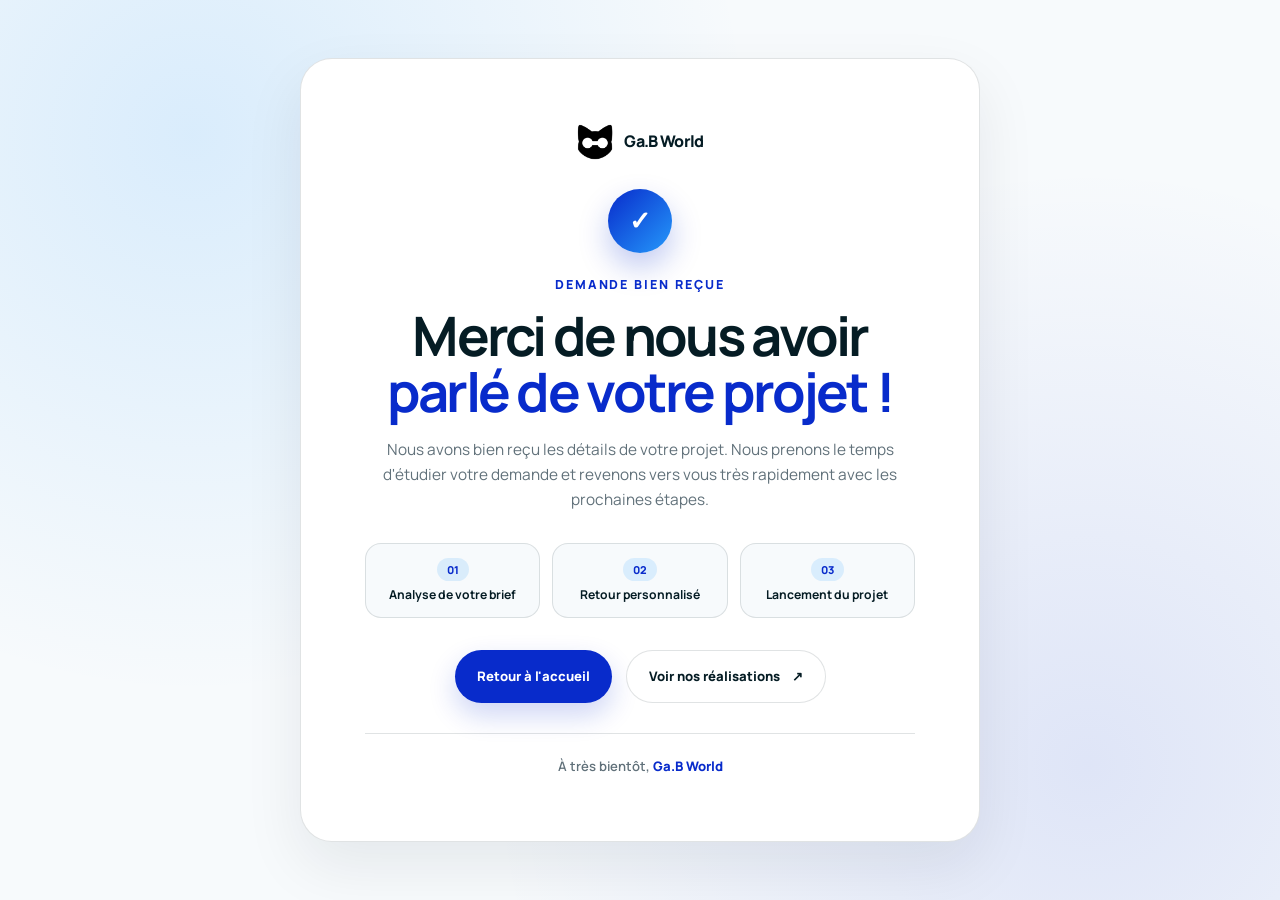
<file: merci.html>
<!doctype html>
<html lang="fr">

<head>
  <meta charset="UTF-8" />
  <meta name="viewport" content="width=device-width, initial-scale=1.0" />
  <meta name="description"
    content="Demande bien reçue — Merci d'avoir partagé votre projet avec Ga.B World." />
  <meta name="theme-color" content="#051C24" />
  <title>Merci — Ga.B World</title>

  <link rel="preconnect" href="https://fonts.googleapis.com" />
  <link rel="preconnect" href="https://fonts.gstatic.com" crossorigin />
  <link href="https://fonts.googleapis.com/css2?family=Manrope:wght@400;500;600;700;800&display=swap"
    rel="stylesheet" />
  <link rel="stylesheet" href="style.css" />
  <link rel="stylesheet" href="merci.css" />

  <link rel="icon" type="image/png" href="assets/images/logo2.png" media="(prefers-color-scheme: light)" />
  <link rel="icon" type="image/png" href="assets/images/logo4.png" media="(prefers-color-scheme: dark)" />

  <script async src="https://www.googletagmanager.com/gtm.js?id=GTM-KWSXL9K6"></script>
<script>
  window.dataLayer = window.dataLayer || [];
  function gtag(){dataLayer.push(arguments);}
  gtag('js', new Date());
</script>
</head>

<body>
  <main class="thank-you">
    <div class="thank-you-card">
      <a href="index.html" class="thank-you-logo" aria-label="Ga.B World — Accueil">
        <img src="assets/images/logo2.png" alt="Ga.B World" onerror="
              this.style.display = 'none';
              this.nextElementSibling.style.display = 'inline';
            " />
        <span>Ga.B World</span>
      </a>

      <div class="thank-you-check" aria-hidden="true">✓</div>

      <p class="eyebrow thank-you-label">Demande bien reçue</p>

      <h1>
        Merci de nous avoir<br /><span>parlé de votre projet !</span>
      </h1>

      <p class="thank-you-description">
        Nous avons bien reçu les détails de votre projet. Nous prenons le
        temps d'étudier votre demande et revenons vers vous très rapidement
        avec les prochaines étapes.
      </p>

      <div class="thank-you-steps">
        <div class="ty-step">
          <span>01</span>
          <p>Analyse de votre brief</p>
        </div>
        <div class="ty-step">
          <span>02</span>
          <p>Retour personnalisé</p>
        </div>
        <div class="ty-step">
          <span>03</span>
          <p>Lancement du projet</p>
        </div>
      </div>

      <div class="thank-you-actions">
        <a href="index.html" class="btn btn-primary">
          Retour à l'accueil
        </a>
        <a href="realisation.html" class="btn btn-ghost">
          Voir nos réalisations <span>↗</span>
        </a>
      </div>

      <p class="thank-you-footer">
        À très bientôt, <span>Ga.B World</span>
      </p>
    </div>
  </main>
</body>

</html>
</file>
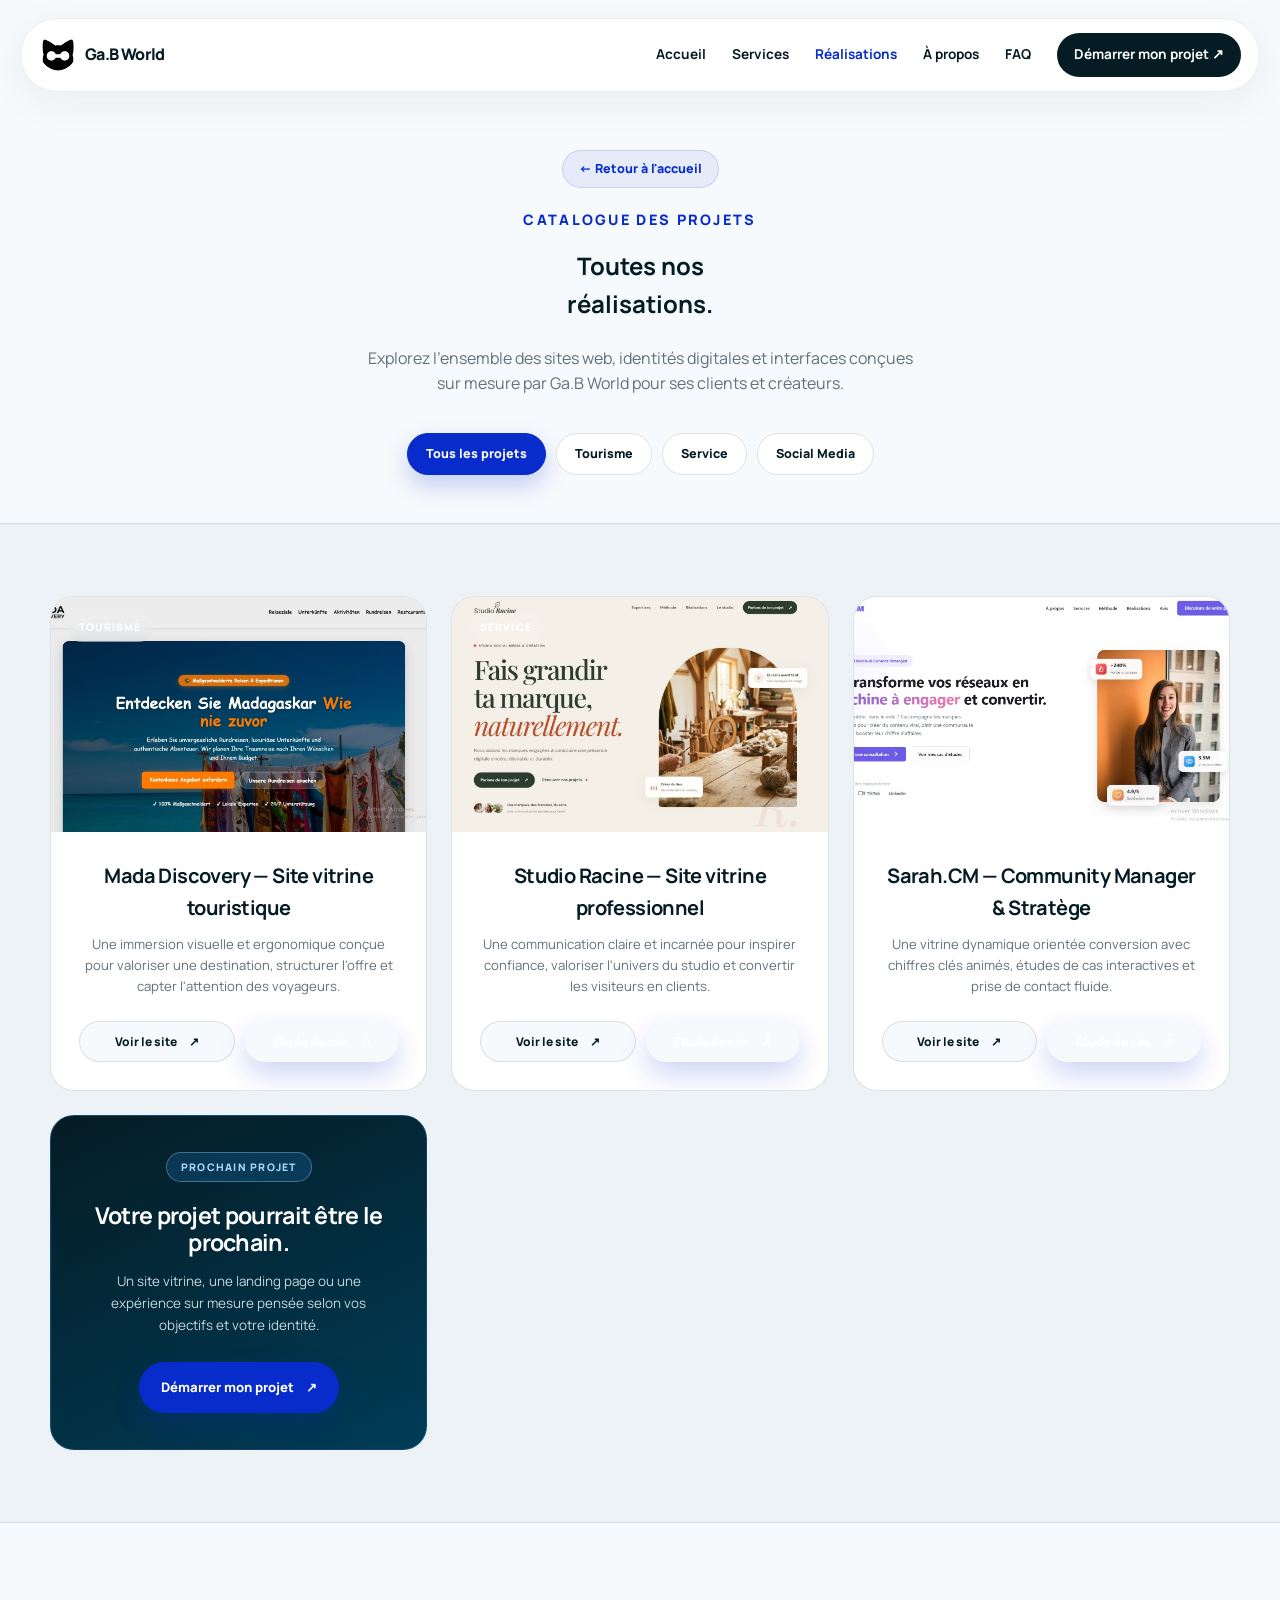
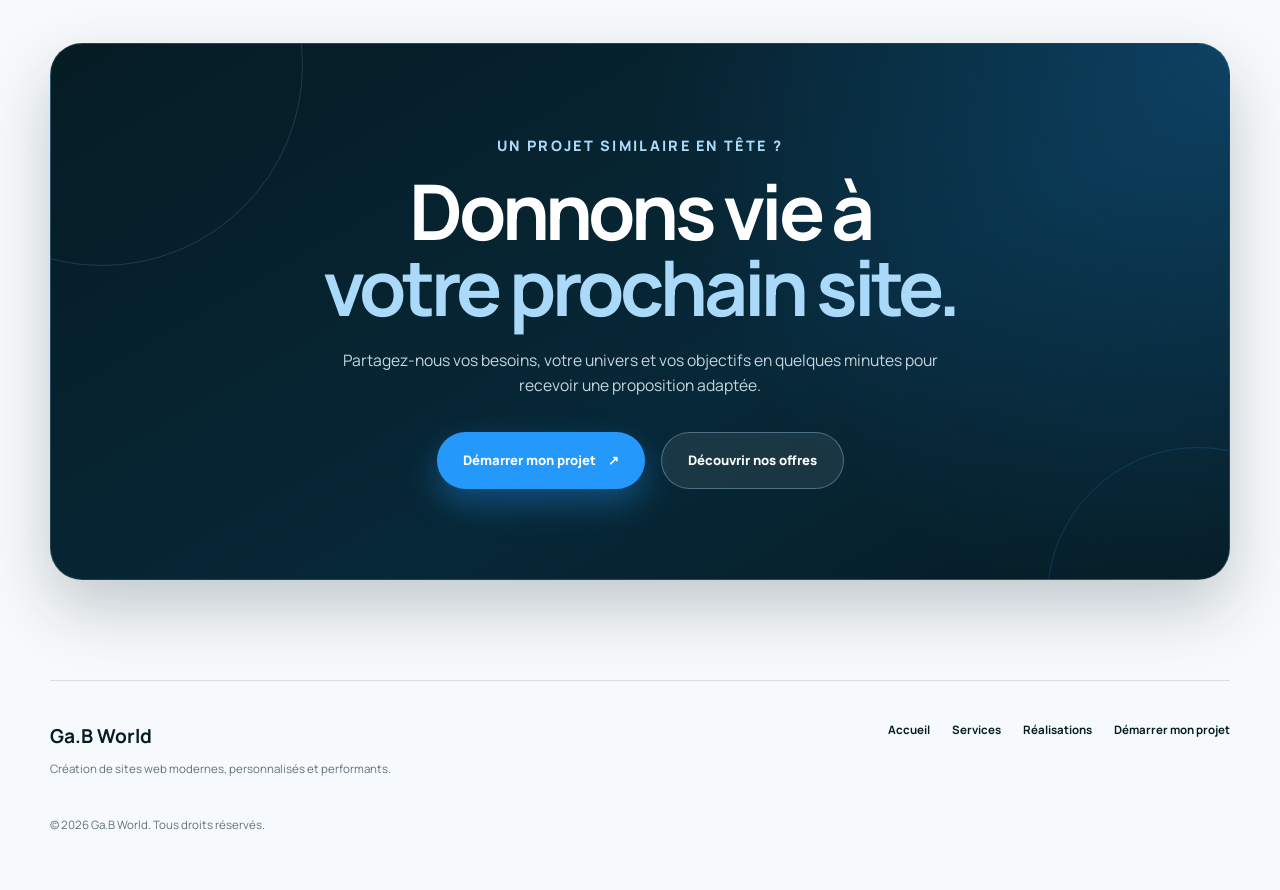
<file: realisation.html>
<!doctype html>
<html lang="fr">

<head>
  <meta charset="UTF-8" />
  <meta name="viewport" content="width=device-width, initial-scale=1.0" />
  <meta name="description"
    content="Toutes les réalisations de Ga.B World — Sites vitrines, tourisme, social media et créations web sur mesure." />
  <meta name="theme-color" content="#051C24" />
  <title>Réalisations — Ga.B World</title>

  <link rel="preconnect" href="https://fonts.googleapis.com" />
  <link rel="preconnect" href="https://fonts.gstatic.com" crossorigin />
  <link href="https://fonts.googleapis.com/css2?family=Manrope:wght@400;500;600;700;800&display=swap"
    rel="stylesheet" />
  <link rel="stylesheet" href="style.css" />
  <link rel="stylesheet" href="realisation.css" />

  <link rel="icon" type="image/png" href="assets/images/logo2.png" media="(prefers-color-scheme: light)" />
  <link rel="icon" type="image/png" href="assets/images/logo4.png" media="(prefers-color-scheme: dark)" />

  <script async src="https://www.googletagmanager.com/gtm.js?id=GTM-KWSXL9K6"></script>
<script>
  window.dataLayer = window.dataLayer || [];
  function gtag(){dataLayer.push(arguments);}
  gtag('js', new Date());
</script>
</head>

<body>
  <div class="page-loader" id="page-loader">
    <img src="assets/images/logo.png" alt="Logo Ga.B World" />
  </div>

  <header class="site-header">
    <a class="logo" href="index.html#accueil" aria-label="Ga.B World — Accueil">
      <img src="assets/images/logo2.png" alt="Ga.B World" onerror="
            this.style.display = 'none';
            this.nextElementSibling.style.display = 'inline';
          " />
      <span>Ga.B World</span>
    </a>

    <button class="menu-toggle" type="button" aria-label="Ouvrir le menu" aria-expanded="false">
      <span></span><span></span>
    </button>

    <nav class="nav" aria-label="Navigation principale">
      <a href="index.html">Accueil</a>
      <a href="index.html#services">Services</a>
      <a href="realisation.html" class="active-link">Réalisations</a>
      <a href="index.html#apropos">À propos</a>
      <a href="index.html#faq">FAQ</a>
      <a class="nav-cta" href="https://tally.so/r/LDP7lp" target="_blank" rel="noopener">Démarrer mon projet ↗</a>
    </nav>
  </header>

  <main>
    <!-- En-tête de la page Réalisations -->
    <section class="realisations-hero section">
      <div class="section-heading reveal">
        <a href="index.html#realisations" class="back-link">← Retour à l'accueil</a>
        <p class="eyebrow">Catalogue des projets</p>
        <h1>Toutes nos<br /><span>réalisations.</span></h1>
        <p>
          Explorez l'ensemble des sites web, identités digitales et interfaces
          conçues sur mesure par Ga.B World pour ses clients et créateurs.
        </p>
      </div>

      <!-- Filtres par catégorie -->
      <div class="filter-bar reveal" role="tablist" aria-label="Filtrer les réalisations par catégorie">
        <button type="button" class="filter-btn active" data-filter="all">Tous les projets</button>
        <button type="button" class="filter-btn" data-filter="tourisme">Tourisme</button>
        <button type="button" class="filter-btn" data-filter="service">Service</button>
        <button type="button" class="filter-btn" data-filter="socialmedia">Social Media</button>
      </div>
    </section>

    <!-- Grille complète des réalisations -->
    <section class="realisations-catalogue section">
      <div class="portfolio-grid" id="realisations-grid">
        <!-- Projet 01 : Mada Discovery -->
        <article class="portfolio-card reveal" data-category="tourisme">
          <div class="portfolio-image">
            <span class="project-tag">Tourisme</span>
            <img src="assets/images/madadiscovery.jpg" alt="Capture d'écran du site Mada Discovery" loading="lazy" />
          </div>
          <div class="portfolio-content">
            <h3>Mada Discovery — Site vitrine touristique</h3>
            <p>
              Une immersion visuelle et ergonomique conçue pour valoriser une
              destination, structurer l'offre et capter l'attention des voyageurs.
            </p>
            <div class="portfolio-actions">
              <a href="https://madadiscovery.vercel.app/" class="btn btn-ghost portfolio-btn" target="_blank" rel="noopener">
                Voir le site <span>↗</span>
              </a>
              <a href="etudedecas.html?projet=madadiscovery" class="btn btn-primary portfolio-btn" target="_blank" rel="noopener">
                Étude de cas <span>↗</span>
              </a>
            </div>
          </div>
        </article>

        <!-- Projet 02 : Studio Racine -->
        <article class="portfolio-card reveal" data-category="service">
          <div class="portfolio-image">
            <span class="project-tag">Service</span>
            <img src="assets/images/Studioracine.jpg" alt="Capture d'écran du site Studio Racine" loading="lazy" />
          </div>
          <div class="portfolio-content">
            <h3>Studio Racine — Site vitrine professionnel</h3>
            <p>
              Une communication claire et incarnée pour inspirer confiance,
              valoriser l'univers du studio et convertir les visiteurs en clients.
            </p>
            <div class="portfolio-actions">
              <a href="https://studioracine.vercel.app/" class="btn btn-ghost portfolio-btn" target="_blank" rel="noopener">
                Voir le site <span>↗</span>
              </a>
              <a href="etudedecas.html?projet=studioracine" class="btn btn-primary portfolio-btn" target="_blank" rel="noopener">
                Étude de cas <span>↗</span>
              </a>
            </div>
          </div>
        </article>

        <!-- Projet 03 : Sarah.CM -->
        <article class="portfolio-card reveal" data-category="socialmedia">
          <div class="portfolio-image">
            <span class="project-tag">Social Media</span>
            <img src="assets/images/SarahCM.jpg" alt="Capture d'écran Sarah.CM — Community Manager & Social Media Strategist" loading="lazy" />
          </div>
          <div class="portfolio-content">
            <h3>Sarah.CM — Community Manager &amp; Stratège</h3>
            <p>
              Une vitrine dynamique orientée conversion avec chiffres clés
              animés, études de cas interactives et prise de contact fluide.
            </p>
            <div class="portfolio-actions">
              <a href="https://sarah-cm.vercel.app/" class="btn btn-ghost portfolio-btn" target="_blank" rel="noopener">
                Voir le site <span>↗</span>
              </a>
              <a href="etudedecas.html?projet=sarahcm" class="btn btn-primary portfolio-btn" target="_blank" rel="noopener">
                Étude de cas <span>↗</span>
              </a>
            </div>
          </div>
        </article>

        <!-- Carte 04 : Prochain projet / Sur mesure -->
        <article class="portfolio-card portfolio-card-next reveal" data-category="service">
          <div class="next-project-box">
            <span class="next-badge">Prochain projet</span>
            <h3>Votre projet pourrait être le prochain.</h3>
            <p>
              Un site vitrine, une landing page ou une expérience sur mesure
              pensée selon vos objectifs et votre identité.
            </p>
            <a href="https://tally.so/r/LDP7lp" class="btn btn-primary" target="_blank" rel="noopener">
              Démarrer mon projet <span>↗</span>
            </a>
          </div>
        </article>
      </div>
    </section>

    <!-- Appel à l'action final -->
    <section class="contact section" id="contact">
      <div class="contact-card reveal">
        <p class="eyebrow">Un projet similaire en tête ?</p>
        <h2>
          Donnons vie à<br /><span>votre prochain site.</span>
        </h2>
        <p>
          Partagez-nous vos besoins, votre univers et vos objectifs en
          quelques minutes pour recevoir une proposition adaptée.
        </p>
        <div class="contact-actions">
          <a class="btn btn-primary contact-btn-tally" href="https://tally.so/r/LDP7lp" target="_blank" rel="noopener">
            Démarrer mon projet <span>↗</span>
          </a>
          <a class="btn btn-light contact-btn-realisations" href="index.html#services">
            Découvrir nos offres
          </a>
        </div>
      </div>
    </section>
  </main>

  <footer class="footer">
    <div>
      <strong>Ga.B World</strong>
      <p>Création de sites web modernes, personnalisés et performants.</p>
    </div>
    <div class="footer-links">
      <a href="index.html">Accueil</a>
      <a href="index.html#services">Services</a>
      <a href="realisation.html">Réalisations</a>
      <a href="https://tally.so/r/LDP7lp" target="_blank" rel="noopener">Démarrer mon projet</a>
    </div>
    <p class="copyright">
      © <span id="year"></span> Ga.B World. Tous droits réservés.
    </p>
  </footer>

  <script src="script.js"></script>
  <script>
    document.addEventListener("DOMContentLoaded", () => {
      const filterButtons = document.querySelectorAll(".filter-btn");
      const cards = document.querySelectorAll("#realisations-grid .portfolio-card[data-category]");

      filterButtons.forEach((btn) => {
        btn.addEventListener("click", () => {
          const filter = btn.getAttribute("data-filter");

          filterButtons.forEach((b) => b.classList.remove("active"));
          btn.classList.add("active");

          cards.forEach((card) => {
            const category = card.getAttribute("data-category");
            if (filter === "all" || category === filter) {
              card.style.display = "";
              requestAnimationFrame(() => {
                card.classList.add("visible");
              });
            } else {
              card.style.display = "none";
            }
          });
        });
      });
    });
  </script>
</body>

</html>
</file>
<file: style.css>
/* ==========================================
   1. VARIABLES & CONFIGURATION GLOBALE
   ========================================== */
:root {
  --color-primary: #082bcb;
  --color-secondary: #2599fb;
  --color-light: #aad9f9;
  --color-dark-blue: #003c57;
  --color-dark: #051c24;
  --white: #ffffff;
  --muted: #61717a;
  --border: rgba(5, 28, 36, 0.12);
  --radius: 24px;
  --container: 1180px;
}

* {
  box-sizing: border-box;
  margin: 0;
  padding: 0;
}

html {
  scroll-behavior: smooth;
}

body {
  font-family: "Manrope", sans-serif;
  color: var(--color-dark);
  background: #f7fafc;
  line-height: 1.6;
  overflow-x: hidden;
}

a {
  color: inherit;
  text-decoration: none;
}

button,
input,
textarea {
  font: inherit;
}

button {
  cursor: pointer;
}

img {
  max-width: 100%;
  display: block;
}

/* ==========================================
   2. PAGE LOADER & ANIMATIONS D'INTRODUCTION
   ========================================== */
.page-loader {
  position: fixed;
  inset: 0;
  z-index: 9999;
  display: flex;
  justify-content: center;
  align-items: center;
  background: #fff;
  opacity: 1;
  visibility: visible;
  transition:
    opacity 0.4s ease,
    visibility 0.4s ease;
}

.page-loader.loaded {
  opacity: 0;
  visibility: hidden;
  pointer-events: none;
}

.page-loader img {
  width: 150px;
  height: auto;
  animation: loaderLogo 1.2s ease-in-out infinite;
}

@keyframes loaderLogo {
  0% {
    opacity: 0.4;
    transform: scale(0.9);
  }
  50% {
    opacity: 1;
    transform: scale(1);
  }
  100% {
    opacity: 0.4;
    transform: scale(0.9);
  }
}

.site-header.hero-enter-header {
  opacity: 0;
  transform: translateY(-28px) scale(0.98);
  transition:
    opacity 0.75s cubic-bezier(0.16, 1, 0.3, 1),
    transform 0.75s cubic-bezier(0.16, 1, 0.3, 1),
    background 0.3s ease,
    box-shadow 0.3s ease,
    padding 0.3s ease;
}

.site-header.hero-enter-header.is-intro-visible {
  opacity: 1;
  transform: translateY(0) scale(1);
}

.hero-intro-item {
  opacity: 0;
  transform: translateY(26px);
  filter: blur(4px);
  transition:
    opacity 0.8s cubic-bezier(0.16, 1, 0.3, 1),
    transform 0.8s cubic-bezier(0.16, 1, 0.3, 1),
    filter 0.8s cubic-bezier(0.16, 1, 0.3, 1);
}

.hero-intro-item.is-intro-visible {
  opacity: 1;
  transform: translateY(0);
  filter: blur(0);
}

/* ==========================================
   3. HEADER & NAVIGATION
   ========================================== */
.site-header {
  position: fixed;
  top: 0;
  left: 0;
  right: 0;
  z-index: 100;
  max-width: 1240px;
  margin: 18px auto;
  padding: 14px 18px 14px 20px;
  display: flex;
  align-items: center;
  justify-content: space-between;
  background: rgba(255, 255, 255, 0.9);
  backdrop-filter: blur(18px);
  -webkit-backdrop-filter: blur(18px);
  border: 1px solid rgba(5, 28, 36, 0.08);
  border-radius: 999px;
  box-shadow: 0 10px 40px rgba(5, 28, 36, 0.06);
}

.logo {
  display: flex;
  align-items: center;
  gap: 10px;
  font-weight: 800;
  letter-spacing: -0.04em;
}

.logo img {
  width: 34px;
  height: 34px;
  object-fit: contain;
}

.logo span {
  display: inline;
}

.nav {
  display: flex;
  align-items: center;
  gap: 26px;
  font-size: 0.85rem;
  font-weight: 700;
}

.nav a {
  transition:
    color 0.25s ease,
    transform 0.25s ease;
}

.nav a:hover {
  color: var(--color-primary);
}

.nav-cta {
  background: var(--color-dark);
  color: white;
  padding: 11px 17px;
  border-radius: 999px;
  transition:
    background 0.25s ease,
    transform 0.25s ease,
    box-shadow 0.25s ease;
}

.nav-cta:hover {
  color: white !important;
  background: var(--color-primary);
  transform: translateY(-2px);
  box-shadow: 0 8px 20px rgba(8, 43, 203, 0.22);
}

.menu-toggle {
  display: none;
  border: 0;
  background: none;
  width: 40px;
  height: 40px;
}

.menu-toggle span {
  display: block;
  width: 22px;
  height: 2px;
  background: var(--color-dark);
  margin: 5px auto;
}

/* ==========================================
   4. STYLES COMMUNS DE SECTIONS
   ========================================== */
.section {
  width: min(var(--container), calc(100% - 48px));
  margin: auto;
  padding: 120px 0;
}

.eyebrow {
  color: var(--color-primary);
  text-transform: uppercase;
  letter-spacing: 0.16em;
  font-size: 0.9rem;
  font-weight: 800;
  margin-bottom: 16px;
}

h2 {
  letter-spacing: -0.055em;
  line-height: 0.98;
}

h2 span {
  color: var(--color-primary);
}

.section-heading {
  max-width: 800px;
  margin-bottom: 58px;
}

.section-heading h2 {
  font-size: clamp(3rem, 6vw, 5.5rem);
}

.section-heading > p:last-child {
  color: var(--muted);
  max-width: 570px;
  margin-top: 22px;
}

/* Boutons */
.btn {
  display: inline-flex;
  align-items: center;
  justify-content: center;
  gap: 12px;
  padding: 15px 22px;
  border-radius: 999px;
  font-weight: 800;
  font-size: 0.82rem;
  transition:
    transform 0.25s ease,
    box-shadow 0.25s ease,
    background 0.25s ease;
}

.btn:hover {
  transform: translateY(-3px);
}

.btn-primary {
  background: var(--color-primary);
  color: white;
  box-shadow: 0 12px 28px rgba(8, 43, 203, 0.2);
}

.btn-primary:hover {
  background: var(--color-dark-blue);
}

.btn-ghost {
  border: 1px solid var(--border);
  background: white;
}

.btn-light {
  background: white;
  color: var(--color-dark);
}

.text-link {
  margin-top: auto;
  font-size: 0.78rem;
  font-weight: 800;
  color: var(--color-primary);
}

/* ==========================================
   5. SECTION ACCUEIL (HERO)
   ========================================== */
.hero {
  position: relative;
  min-height: 100vh;
  padding-top: 140px;
  padding-bottom: 80px;
  display: flex;
  flex-direction: column;
  justify-content: center;
  align-items: center;
  text-align: center;
  border-bottom: 1px solid var(--border);
  overflow: hidden;
  background: #f7fafc;
}

#hero-canvas {
  position: absolute;
  inset: 0;
  width: 100%;
  height: 100%;
  pointer-events: none;
  z-index: 1;
}

.hero-copy {
  position: relative;
  z-index: 2;
  display: flex;
  flex-direction: column;
  align-items: center;
  max-width: 820px;
  margin: 0 auto;
}

.hero h1 {
  font-size: clamp(3.5rem, 7vw, 6.5rem);
  max-width: 800px;
  letter-spacing: -0.055em;
  line-height: 0.98;
}

.hero h1 span {
  color: var(--color-primary);
}

.hero-text {
  max-width: 620px;
  color: var(--muted);
  font-size: 1.1rem;
  margin: 28px auto 36px;
}

.hero-actions {
  display: flex;
  flex-wrap: wrap;
  justify-content: center;
  gap: 16px;
}

/* TÉMOIGNAGES DU HERO */
.hero-testimonial-ticker {
  position: relative;
  margin-top: 40px;
  height: 100px;
  width: 100%;
  max-width: 580px;
  display: flex;
  justify-content: center;
  align-items: center;
  z-index: 2;
}

.hero-testi-item {
  position: absolute;
  inset: 0;
  display: flex;
  flex-direction: column;
  align-items: center;
  justify-content: center;
  gap: 6px;
  padding: 16px 28px;
  background: rgba(255, 255, 255, 0.85);
  backdrop-filter: blur(12px);
  -webkit-backdrop-filter: blur(12px);
  border: 1px solid rgba(8, 43, 203, 0.1);
  border-radius: 20px;
  box-shadow:
    0 12px 32px rgba(5, 28, 36, 0.05),
    0 2px 6px rgba(5, 28, 36, 0.03);
  opacity: 0;
  visibility: hidden;
  transform: translateY(14px) scale(0.97);
  transition:
    opacity 0.5s cubic-bezier(0.16, 1, 0.3, 1),
    transform 0.5s cubic-bezier(0.16, 1, 0.3, 1),
    visibility 0.5s ease;
}

.hero-testi-item.active {
  opacity: 1;
  visibility: visible;
  transform: translateY(0) scale(1);
}

.testi-stars {
  color: #ffb800;
  font-size: 0.8rem;
  letter-spacing: 3px;
  line-height: 1;
}

.hero-testi-item p {
  color: var(--color-dark);
  font-size: 0.88rem;
  font-weight: 500;
  font-style: italic;
  line-height: 1.45;
  margin: 0;
  text-align: center;
}

.hero-testi-item small {
  color: var(--muted);
  font-size: 0.74rem;
  letter-spacing: -0.01em;
}

.hero-testi-item small strong {
  color: var(--color-dark);
  font-weight: 700;
}

/* ==========================================
   6. SECTION SERVICES (OFFRES)
   ========================================== */
.services {
  border-bottom: 1px solid var(--border);
}

.pricing-grid {
  display: grid;
  grid-template-columns: repeat(3, 1fr);
  gap: 18px;
}

.pricing-card {
  position: relative;
  background: white;
  border: 1px solid var(--border);
  border-radius: var(--radius);
  padding: 34px;
  min-height: 580px;
  display: flex;
  flex-direction: column;
  transition:
    transform 0.35s ease,
    box-shadow 0.35s ease;
}

.pricing-card:hover {
  transform: translateY(-8px);
  box-shadow: 0 24px 55px rgba(5, 28, 36, 0.1);
}

.pricing-card.featured {
  background: var(--color-dark);
  color: white;
  border-color: var(--color-dark);
}

.popular {
  position: absolute;
  top: 18px;
  right: 18px;
  background: var(--color-secondary);
  color: white;
  padding: 7px 11px;
  border-radius: 999px;
  font-size: 0.6rem;
  font-weight: 800;
}

.card-number {
  color: var(--color-primary);
  font-size: 0.7rem;
  font-weight: 800;
  margin-bottom: 45px;
}

.featured .card-number {
  color: var(--color-light);
}

.pricing-card h3 {
  font-size: 1.7rem;
  letter-spacing: -0.04em;
}

.card-desc {
  color: var(--muted);
  font-size: 0.83rem;
  margin: 12px 0 26px;
}

.featured .card-desc {
  color: #aebcc2;
}

.pricing-card ul {
  list-style: none;
  border-top: 1px solid var(--border);
  padding-top: 20px;
}

.featured ul {
  border-color: rgba(255, 255, 255, 0.13);
}

.pricing-card li {
  font-size: 0.76rem;
  padding: 7px 0;
  color: #41525a;
}

.featured li {
  color: #d7e0e4;
}

.pricing-card li::before {
  content: "✓";
  color: var(--color-secondary);
  font-weight: 800;
  margin-right: 9px;
}

.featured .text-link {
  color: var(--color-light);
}

/* ==========================================
   7. SECTION "POURQUOI GA.B WORLD"
   ========================================== */
.why {
  background: var(--color-dark);
  color: white;
  width: 100%;
  padding-left: max(24px, calc((100vw - var(--container)) / 2));
  padding-right: max(24px, calc((100vw - var(--container)) / 2));
  position: relative;
  overflow: hidden;
}

.why .section-heading {
  max-width: 700px;
  margin-bottom: 50px;
}

.why-grid {
  display: grid;
  grid-template-columns: repeat(4, 1fr);
  gap: 20px;
}

.why-item {
  background: rgba(255, 255, 255, 0.02);
  border: 1px solid rgba(255, 255, 255, 0.06);
  border-radius: 24px;
  padding: 34px 26px;
  display: flex;
  flex-direction: column;
  justify-content: space-between;
  position: relative;
  overflow: hidden;
  transition:
    transform 0.4s cubic-bezier(0.16, 1, 0.3, 1),
    background 0.4s ease,
    border-color 0.4s ease,
    box-shadow 0.4s ease;
}

.why-item::before {
  content: "";
  position: absolute;
  inset: 0;
  background: radial-gradient(
    800px circle at var(--mouse-x, 50%) var(--mouse-y, 50%),
    rgba(37, 153, 251, 0.08),
    transparent 40%
  );
  opacity: 0;
  transition: opacity 0.4s ease;
  pointer-events: none;
}

.why-item:hover::before {
  opacity: 1;
}

.why-item:hover {
  transform: translateY(-10px) scale(1.02);
  background: rgba(255, 255, 255, 0.05);
  border-color: rgba(37, 153, 251, 0.4);
  box-shadow:
    0 25px 50px rgba(0, 0, 0, 0.5),
    0 0 20px rgba(37, 153, 251, 0.1);
}

.why-icon {
  display: inline-block;
  color: var(--color-secondary);
  font-size: 0.75rem;
  font-weight: 800;
  margin-bottom: 45px;
  background: rgba(37, 153, 251, 0.08);
  padding: 6px 14px;
  border-radius: 999px;
  width: max-content;
  transition:
    transform 0.3s ease,
    background 0.3s ease,
    color 0.3s ease;
}

.why-item:hover .why-icon {
  transform: scale(1.1) translateX(4px);
  background: var(--color-secondary);
  color: #ffffff;
}

.why-item h3 {
  font-size: 1.15rem;
  margin-bottom: 12px;
  letter-spacing: -0.02em;
  color: #ffffff;
  transition: color 0.3s ease;
}

.why-item:hover h3 {
  color: var(--color-light);
}

.why-item p {
  color: #aebcc2;
  font-size: 0.8rem;
  line-height: 1.6;
  transition: color 0.3s ease;
}

.why-item:hover p {
  color: #d7e0e4;
}

/* ==========================================
   8. SECTION RÉALISATIONS (PORTFOLIO)
   ========================================== */
.portfolio.section {
  background: #edf2f7;
  border-bottom: 1px solid var(--border);
  padding: 120px 0;
  width: 100%;
  padding-left: max(24px, calc((100vw - var(--container)) / 2));
  padding-right: max(24px, calc((100vw - var(--container)) / 2));
}

.portfolio .section-heading {
  text-align: center;
  margin-left: auto;
  margin-right: auto;
}

.portfolio .section-heading p {
  margin-left: auto;
  margin-right: auto;
}

.portfolio-grid {
  display: grid;
  grid-template-columns: repeat(3, 1fr);
  gap: 24px;
}

.portfolio-card {
  background: white;
  border: 1px solid var(--border);
  border-radius: var(--radius);
  overflow: hidden;
  display: flex;
  flex-direction: column;
  transition:
    transform 0.35s ease,
    box-shadow 0.35s ease,
    border-color 0.35s ease;
}

.portfolio-card:hover {
  transform: translateY(-8px);
  box-shadow: 0 24px 55px rgba(5, 28, 36, 0.1);
  border-color: rgba(37, 153, 251, 0.3);
}

.portfolio-image {
  aspect-ratio: 16 / 10;
  width: 100%;
  position: relative;
  overflow: hidden;
  background: #051c24;
}

.portfolio-image img {
  width: 100%;
  height: 100%;
  object-fit: cover;
  transition: transform 0.5s cubic-bezier(0.16, 1, 0.3, 1);
}

.portfolio-card:hover .portfolio-image img {
  transform: scale(1.05);
}

.project-tag {
  position: absolute;
  top: 16px;
  left: 16px;
  background: rgba(255, 255, 255, 0.12);
  backdrop-filter: blur(8px);
  color: white;
  font-size: 0.65rem;
  font-weight: 800;
  text-transform: uppercase;
  letter-spacing: 0.1em;
  padding: 6px 12px;
  border-radius: 999px;
  z-index: 2;
}

.portfolio-content {
  padding: 28px;
  display: flex;
  flex-direction: column;
  flex-grow: 1;
  text-align: center;
  align-items: center;
}

.portfolio-content h3 {
  font-size: 1.25rem;
  letter-spacing: -0.03em;
  margin-bottom: 10px;
  color: var(--color-dark);
}

.portfolio-content p {
  color: var(--muted);
  font-size: 0.82rem;
  line-height: 1.6;
  margin-bottom: 24px;
  flex-grow: 1;
}

.portfolio-actions {
  display: flex;
  gap: 10px;
  width: 100%;
  margin-top: auto;
}

.portfolio-btn {
  flex: 1;
  padding: 10px 14px;
  font-size: 0.75rem;
  justify-content: center;
  text-align: center;
  border-color: var(--border);
  background: #f7fafc;
  transition: all 0.3s ease;
}

.portfolio-card:hover .portfolio-btn.btn-ghost {
  background: var(--color-primary);
  color: white;
  border-color: var(--color-primary);
  box-shadow: 0 8px 20px rgba(8, 43, 203, 0.2);
}

.portfolio-bottom-cta {
  display: flex;
  justify-content: center;
  margin-top: 50px;
}

/* ==========================================
   9. SECTION À PROPOS
   ========================================== */
.about {
  display: grid;
  grid-template-columns: 0.8fr 1fr;
  gap: 100px;
  align-items: center;
  border-bottom: 1px solid var(--border);
}

.about-visual {
  min-height: 500px;
  aspect-ratio: 4 / 5;
  border-radius: 28px;
  background: var(--color-light);
  display: grid;
  place-items: center;
  overflow: hidden;
  border: 1px solid var(--border);
  box-shadow: 0 20px 50px rgba(5, 28, 36, 0.08);
  transition:
    transform 0.4s cubic-bezier(0.16, 1, 0.3, 1),
    box-shadow 0.4s ease,
    border-color 0.4s ease;
}

.about-visual:hover {
  transform: translateY(-6px);
  box-shadow: 0 28px 60px rgba(5, 28, 36, 0.14);
  border-color: rgba(37, 153, 251, 0.35);
}

.about-visual img {
  width: 100%;
  height: 100%;
  object-fit: cover;
  object-position: center top;
  transition: transform 0.6s cubic-bezier(0.16, 1, 0.3, 1);
}

.about-visual:hover img {
  transform: scale(1.04);
}

.about-copy {
  max-width: 600px;
}

.about-copy h2 {
  font-size: clamp(3rem, 5vw, 5rem);
  margin-bottom: 28px;
}

.about-copy > p:not(.eyebrow) {
  color: var(--muted);
  font-size: 0.9rem;
  margin-bottom: 18px;
}

/* ==========================================
   10. SECTION PROCESS (NOTRE MÉTHODE)
   ========================================== */
.process {
  background: #ffffff;
  padding: 120px 40px;
  border-bottom: 1px solid var(--border);
}

.timeline {
  display: grid;
  grid-template-columns: repeat(4, 1fr);
  gap: 20px;
}

.step {
  background: #f7fafc;
  border: 1px solid var(--border);
  border-radius: var(--radius);
  overflow: hidden;
  display: flex;
  flex-direction: column;
  transition:
    transform 0.35s ease,
    box-shadow 0.35s ease,
    border-color 0.35s ease;
}

.step:hover {
  transform: translateY(-6px);
  box-shadow: 0 20px 45px rgba(5, 28, 36, 0.08);
  border-color: rgba(37, 153, 251, 0.3);
  background: white;
}

.step-image {
  position: relative;
  aspect-ratio: 16 / 10;
  width: 100%;
  overflow: hidden;
  background: #051c24;
}

.step-image img {
  width: 100%;
  height: 100%;
  object-fit: cover;
  transition: transform 0.5s cubic-bezier(0.16, 1, 0.3, 1);
}

.step:hover .step-image img {
  transform: scale(1.05);
}

.step-badge {
  position: absolute;
  top: 12px;
  left: 12px;
  background: rgba(255, 255, 255, 0.9);
  backdrop-filter: blur(8px);
  color: var(--color-primary);
  font-size: 0.65rem;
  font-weight: 800;
  padding: 5px 10px;
  border-radius: 999px;
  box-shadow: 0 4px 10px rgba(5, 28, 36, 0.1);
}

.step-content {
  padding: 24px;
  display: flex;
  flex-direction: column;
  flex-grow: 1;
}

.step-content h3 {
  font-size: 1.1rem;
  letter-spacing: -0.02em;
  margin-bottom: 8px;
  color: var(--color-dark);
}

.step-content p {
  color: var(--muted);
  font-size: 0.78rem;
  line-height: 1.6;
}

/* ==========================================
   11. SECTION TÉMOIGNAGES
   ========================================== */
.testimonials {
  border-bottom: 1px solid var(--border);
}

.testimonials-grid {
  display: grid;
  grid-template-columns: repeat(3, 1fr);
  gap: 24px;
}

.testimonial-card {
  background: #ffffff;
  border: 1px solid var(--border);
  border-radius: var(--radius);
  padding: 32px;
  display: flex;
  flex-direction: column;
  justify-content: space-between;
  transition:
    transform 0.35s ease,
    box-shadow 0.35s ease,
    border-color 0.35s ease;
}

.testimonial-card:hover {
  transform: translateY(-8px);
  box-shadow: 0 24px 55px rgba(5, 28, 36, 0.08);
  border-color: rgba(37, 153, 251, 0.3);
}

.testimonial-rating {
  color: #ffb800;
  font-size: 1.1rem;
  letter-spacing: 2px;
  margin-bottom: 18px;
}

.testimonial-text {
  color: var(--color-dark);
  font-size: 0.88rem;
  line-height: 1.7;
  font-style: italic;
  margin-bottom: 28px;
  flex-grow: 1;
}

.testimonial-author {
  display: flex;
  align-items: center;
  gap: 14px;
  border-top: 1px solid var(--border);
  padding-top: 20px;
}

.author-avatar {
  width: 44px;
  height: 44px;
  border-radius: 50%;
  background: var(--color-light);
  color: var(--color-primary);
  font-weight: 800;
  font-size: 0.85rem;
  display: flex;
  align-items: center;
  justify-content: center;
  flex-shrink: 0;
}

.author-info {
  display: flex;
  flex-direction: column;
}

.author-info strong {
  font-size: 0.9rem;
  color: var(--color-dark);
  line-height: 1.2;
}

.author-info small {
  color: var(--muted);
  font-size: 0.75rem;
  margin-top: 3px;
}

/* ==========================================
   12. SECTION FAQ (COLORÉE & DYNAMIQUE)
   ========================================== */
.faq {
  border-bottom: 1px solid var(--border);
  background: linear-gradient(
    180deg,
    rgba(170, 217, 249, 0.16) 0%,
    rgba(247, 250, 252, 0) 100%
  );
  border-radius: 36px;
}

.faq-list {
  max-width: 920px;
  display: flex;
  flex-direction: column;
  gap: 14px;
}

.faq-item {
  background: linear-gradient(135deg, #ffffff 0%, #f0f7ff 100%);
  border: 1px solid rgba(8, 43, 203, 0.14);
  border-left: 4px solid var(--color-secondary);
  border-radius: 18px;
  padding: 0 24px;
  box-shadow: 0 8px 24px rgba(5, 28, 36, 0.04);
  transition:
    transform 0.28s ease,
    box-shadow 0.28s ease,
    border-color 0.28s ease,
    background 0.28s ease;
}

.faq-item:hover {
  transform: translateY(-2px);
  border-color: rgba(37, 153, 251, 0.45);
  border-left-color: var(--color-primary);
  box-shadow: 0 14px 32px rgba(8, 43, 203, 0.09);
}

.faq-item[open] {
  background: linear-gradient(135deg, #ffffff 0%, #e4f1fe 100%);
  border-color: rgba(8, 43, 203, 0.35);
  border-left: 4px solid var(--color-primary);
  box-shadow: 0 18px 38px rgba(8, 43, 203, 0.12);
}

.faq-item summary {
  list-style: none;
  cursor: pointer;
  padding: 22px 0;
  font-size: 1.02rem;
  font-weight: 800;
  color: var(--color-dark);
  display: flex;
  align-items: center;
  justify-content: space-between;
  gap: 20px;
  transition: color 0.25s ease;
}

.faq-item summary:hover {
  color: var(--color-primary);
}

.faq-item summary::-webkit-details-marker {
  display: none;
}

.faq-item summary span {
  width: 32px;
  height: 32px;
  border-radius: 999px;
  background: rgba(37, 153, 251, 0.14);
  color: var(--color-primary);
  font-size: 1.15rem;
  font-weight: 800;
  display: inline-flex;
  align-items: center;
  justify-content: center;
  flex-shrink: 0;
  transition:
    transform 0.3s cubic-bezier(0.16, 1, 0.3, 1),
    background 0.25s ease,
    color 0.25s ease;
}

.faq-item summary:hover span {
  background: var(--color-secondary);
  color: var(--white);
}

.faq-item[open] summary span {
  transform: rotate(45deg);
  background: var(--color-primary);
  color: var(--white);
}

.faq-item p {
  color: #384952;
  font-size: 0.88rem;
  line-height: 1.65;
  max-width: 780px;
  padding: 0 20px 22px 0;
  border-top: 1px dashed rgba(8, 43, 203, 0.12);
  padding-top: 14px;
  animation: faqFadeIn 0.3s ease;
}

@keyframes faqFadeIn {
  from {
    opacity: 0;
    transform: translateY(-6px);
  }
  to {
    opacity: 1;
    transform: translateY(0);
  }
}

/* ==========================================
   13. SECTION CONTACT & FOOTER
   ========================================== */
.contact {
  padding-bottom: 100px;
}

.contact-card {
  background:
    radial-gradient(
      circle at top right,
      rgba(37, 153, 251, 0.22),
      transparent 45%
    ),
    linear-gradient(
      150deg,
      var(--color-dark) 0%,
      #072838 60%,
      var(--color-dark) 100%
    );
  color: white;
  border: 1px solid rgba(170, 217, 249, 0.18);
  border-radius: 32px;
  padding: clamp(45px, 8vw, 90px);
  text-align: center;
  overflow: hidden;
  position: relative;
  box-shadow: 0 28px 65px rgba(5, 28, 36, 0.22);
}

.contact-card::before {
  content: "";
  position: absolute;
  width: 400px;
  height: 400px;
  border: 1px solid rgba(170, 217, 249, 0.15);
  border-radius: 50%;
  left: -150px;
  top: -180px;
}

.contact-card::after {
  content: "";
  position: absolute;
  width: 300px;
  height: 300px;
  border: 1px solid rgba(37, 153, 251, 0.2);
  border-radius: 50%;
  right: -120px;
  bottom: -170px;
}

.contact-card > * {
  position: relative;
  z-index: 1;
}

.contact-pills {
  display: flex;
  flex-wrap: wrap;
  justify-content: center;
  gap: 10px;
  margin-bottom: 24px;
}

.contact-pill {
  font-size: 0.7rem;
  font-weight: 800;
  letter-spacing: 0.06em;
  color: var(--color-light);
  background: rgba(37, 153, 251, 0.14);
  border: 1px solid rgba(170, 217, 249, 0.25);
  padding: 6px 14px;
  border-radius: 999px;
}

.contact-card .eyebrow {
  color: var(--color-light);
}

.contact-card h2 {
  font-size: clamp(3rem, 6vw, 5.5rem);
}

.contact-card h2 span {
  color: var(--color-light);
}

.contact-card > p:not(.eyebrow) {
  color: #c7d6dd;
  max-width: 620px;
  margin: 24px auto 34px;
  font-size: 0.98rem;
}

.contact-actions {
  display: flex;
  flex-wrap: wrap;
  justify-content: center;
  gap: 16px;
}

.contact-btn-tally {
  background: var(--color-secondary);
  color: var(--white);
  padding: 17px 26px;
  box-shadow: 0 14px 32px rgba(37, 153, 251, 0.35);
}

.contact-btn-tally:hover {
  background: var(--color-primary);
  box-shadow: 0 16px 36px rgba(8, 43, 203, 0.45);
}

.contact-btn-realisations {
  background: rgba(255, 255, 255, 0.08);
  color: var(--white);
  border: 1px solid rgba(170, 217, 249, 0.35);
  padding: 17px 26px;
}

.contact-btn-realisations:hover {
  background: var(--white);
  color: var(--color-dark);
  border-color: var(--white);
}

.contact-secondary-links {
  margin-top: 28px;
  display: flex;
  flex-wrap: wrap;
  align-items: center;
  justify-content: center;
  gap: 12px;
  font-size: 0.78rem;
  font-weight: 700;
  color: #9cb2bc;
}

.contact-secondary-links a {
  color: var(--color-light);
  transition:
    color 0.2s ease,
    transform 0.2s ease;
}

.contact-secondary-links a:hover {
  color: var(--white);
  text-decoration: underline;
  text-underline-offset: 4px;
}

.footer {
  width: min(var(--container), calc(100% - 48px));
  margin: auto;
  padding: 40px 0 55px;
  display: grid;
  grid-template-columns: 1fr auto;
  gap: 30px;
  border-top: 1px solid var(--border);
}

.footer strong {
  font-size: 1.2rem;
}

.footer p {
  color: var(--muted);
  font-size: 0.72rem;
  max-width: 350px;
  margin-top: 8px;
}

.footer-links {
  display: flex;
  gap: 22px;
  font-size: 0.72rem;
  font-weight: 700;
}

.footer-links a:hover {
  color: var(--color-primary);
}

.copyright {
  grid-column: 1/-1;
  margin-top: 15px;
}

/* ==========================================
   14. ANIMATIONS & RESPONSIVE GLOBAL
   ========================================== */
.reveal {
  opacity: 0;
  transform: translateY(35px);
  transition:
    opacity 0.8s ease,
    transform 0.8s cubic-bezier(0.2, 0.7, 0.2, 1);
}

.reveal.visible {
  opacity: 1;
  transform: translateY(0);
}

.reveal-delay {
  transition-delay: 0.15s;
}

@media (max-width: 900px) {
  .site-header {
    margin: 12px 14px;
  }
  .menu-toggle {
    display: block;
  }
  .nav {
    position: absolute;
    top: calc(100% + 10px);
    left: 0;
    right: 0;
    display: none;
    flex-direction: column;
    align-items: stretch;
    padding: 18px;
    background: white;
    border-radius: 22px;
    box-shadow: 0 20px 45px rgba(5, 28, 36, 0.12);
  }
  .nav.open {
    display: flex;
  }
  .nav-cta {
    text-align: center;
  }
  .hero {
    padding-top: 150px;
  }
  .pricing-grid {
    grid-template-columns: 1fr;
  }
  .pricing-card {
    min-height: auto;
  }
  .why-grid {
    grid-template-columns: repeat(2, 1fr);
  }
  .why-item:nth-child(2) {
    border-right: 0;
  }
  .why-item:nth-child(3),
  .why-item:nth-child(4) {
    border-top: 1px solid rgba(255, 255, 255, 0.15);
  }
  .portfolio-grid {
    grid-template-columns: repeat(2, 1fr);
    gap: 18px;
  }
  .about {
    grid-template-columns: 1fr;
    gap: 45px;
  }
  .about-visual {
    min-height: 360px;
  }
  .timeline {
    grid-template-columns: repeat(2, 1fr);
    gap: 16px;
  }
  .testimonials-grid {
    grid-template-columns: 1fr;
  }
  .footer {
    grid-template-columns: 1fr;
  }
  .footer-links {
    flex-wrap: wrap;
  }
}

@media (max-width: 600px) {
  .section {
    width: min(100% - 30px, var(--container));
    padding: 85px 0;
  }
  .hero {
    padding-top: 125px;
    min-height: auto;
  }
  .hero h1 {
    font-size: clamp(3rem, 15vw, 4.8rem);
  }
  .why {
    padding-left: 15px;
    padding-right: 15px;
  }
  .why-grid {
    grid-template-columns: 1fr;
  }
  .portfolio-grid {
    grid-template-columns: 1fr;
    gap: 16px;
  }
  .timeline {
    grid-template-columns: 1fr;
    gap: 16px;
  }
  .faq-item {
    padding: 0 18px;
  }
  .faq-item summary {
    font-size: 0.94rem;
    padding: 18px 0;
  }
  .contact-card {
    border-radius: 24px;
  }
  .contact-card h2 {
    font-size: 3rem;
  }
  .contact-actions {
    flex-direction: column;
    align-items: stretch;
  }
  .footer {
    width: min(100% - 30px, var(--container));
  }
}

@media (prefers-reduced-motion: reduce) {
  html {
    scroll-behavior: auto;
  }
  *,
  *::before,
  *::after {
    animation-duration: 0.01ms !important;
    animation-iteration-count: 1 !important;
    transition-duration: 0.01ms !important;
  }
  .site-header.hero-enter-header,
  .hero-intro-item,
  .reveal {
    opacity: 1 !important;
    transform: none !important;
    filter: none !important;
  }
}
</file>
<file: etudedecas.css>
/* ==========================================
   STYLES SPÉCIFIQUES — ETUDEDECAS.HTML
   ========================================== */

.case-hero.section {
    padding-top: 150px;
    padding-bottom: 84px;
    border-bottom: 1px solid var(--border);
}

.case-top-bar {
    display: flex;
    flex-wrap: wrap;
    align-items: center;
    justify-content: space-between;
    gap: 16px;
    margin-bottom: 42px;
}

.back-link {
    display: inline-flex;
    align-items: center;
    gap: 8px;
    font-size: 0.78rem;
    font-weight: 800;
    color: var(--color-primary);
    background: rgba(8, 43, 203, 0.07);
    border: 1px solid rgba(8, 43, 203, 0.14);
    padding: 8px 16px;
    border-radius: 999px;
    transition: transform 0.25s ease, background 0.25s ease, color 0.25s ease;
}

.back-link:hover {
    transform: translateX(-3px);
    background: var(--color-primary);
    color: var(--white);
}

.case-switcher {
    display: flex;
    flex-wrap: wrap;
    gap: 8px;
}

.case-switcher a {
    font-size: 0.75rem;
    font-weight: 800;
    padding: 8px 15px;
    border-radius: 999px;
    background: var(--white);
    border: 1px solid var(--border);
    color: var(--color-dark);
    transition: background 0.25s ease, color 0.25s ease, border-color 0.25s ease, transform 0.25s ease;
}

.case-switcher a:hover {
    transform: translateY(-2px);
    border-color: rgba(37, 153, 251, 0.45);
    color: var(--color-primary);
}

.case-switcher a.active {
    background: var(--color-dark);
    border-color: var(--color-dark);
    color: var(--white);
}

.case-header-grid {
    display: grid;
    grid-template-columns: 1fr 1.05fr;
    gap: 48px;
    align-items: center;
}

.case-intro h1 {
    font-size: clamp(2.8rem, 5.2vw, 4.6rem);
    letter-spacing: -0.05em;
    line-height: 1;
    margin-bottom: 20px;
}

.case-intro h1 span {
    color: var(--color-primary);
}

.case-lead {
    color: var(--muted);
    font-size: 1rem;
    line-height: 1.65;
    max-width: 540px;
    margin-bottom: 30px;
}

.case-actions {
    display: flex;
    flex-wrap: wrap;
    gap: 14px;
}

.case-cover {
    border-radius: var(--radius);
    overflow: hidden;
    aspect-ratio: 16 / 10;
    background: var(--color-dark);
    border: 1px solid var(--border);
    box-shadow: 0 24px 55px rgba(5, 28, 36, 0.12);
}

.case-cover img {
    width: 100%;
    height: 100%;
    object-fit: cover;
}

/* Synthèse méta */
.case-meta-grid {
    display: grid;
    grid-template-columns: repeat(4, 1fr);
    gap: 16px;
    margin-top: 52px;
}

.meta-card {
    background: var(--white);
    border: 1px solid var(--border);
    border-radius: 18px;
    padding: 20px 22px;
    display: flex;
    flex-direction: column;
    gap: 6px;
}

.meta-card span {
    font-size: 0.7rem;
    font-weight: 800;
    text-transform: uppercase;
    letter-spacing: 0.1em;
    color: var(--muted);
}

.meta-card strong {
    font-size: 0.92rem;
    color: var(--color-dark);
}

/* Détails */
.case-details.section {
    background: #edf2f7;
    width: 100%;
    max-width: none;
    padding: 96px max(24px, calc((100vw - var(--container)) / 2));
    border-bottom: 1px solid var(--border);
}

.case-story-grid {
    max-width: var(--container);
    margin: 0 auto;
    display: grid;
    grid-template-columns: repeat(2, 1fr);
    gap: 24px;
}

.case-block {
    background: var(--white);
    border: 1px solid var(--border);
    border-radius: var(--radius);
    padding: 36px;
}

.case-block h2 {
    font-size: clamp(2rem, 3.6vw, 3rem);
    margin-bottom: 18px;
}

.case-block p:last-child {
    color: var(--muted);
    font-size: 0.9rem;
    line-height: 1.7;
}

.case-highlights {
    max-width: var(--container);
    margin: 72px auto 0;
}

.case-highlights .section-heading {
    margin-bottom: 36px;
}

.case-highlights .section-heading h2 {
    font-size: clamp(2.4rem, 4.5vw, 4rem);
}

.highlights-grid {
    display: grid;
    grid-template-columns: repeat(3, 1fr);
    gap: 20px;
}

.highlight-card {
    background: var(--white);
    border: 1px solid var(--border);
    border-top: 3px solid var(--color-primary);
    border-radius: var(--radius);
    padding: 28px;
}

.highlight-card span {
    display: inline-block;
    font-size: 0.72rem;
    font-weight: 800;
    color: var(--color-primary);
    background: rgba(37, 153, 251, 0.12);
    padding: 5px 12px;
    border-radius: 999px;
    margin-bottom: 18px;
}

.highlight-card h3 {
    font-size: 1.15rem;
    margin-bottom: 10px;
    color: var(--color-dark);
}

.highlight-card p {
    color: var(--muted);
    font-size: 0.84rem;
    line-height: 1.6;
}

@media (max-width: 900px) {
    .case-hero.section {
        padding-top: 135px;
    }

    .case-header-grid {
        grid-template-columns: 1fr;
        gap: 32px;
    }

    .case-meta-grid {
        grid-template-columns: repeat(2, 1fr);
    }

    .case-story-grid {
        grid-template-columns: 1fr;
    }

    .highlights-grid {
        grid-template-columns: 1fr;
    }

    .case-details.section {
        padding: 72px 24px;
    }
}

@media (max-width: 600px) {
    .case-hero.section {
        padding-top: 120px;
    }

    .case-meta-grid {
        grid-template-columns: 1fr;
    }

    .case-block {
        padding: 24px;
    }

    .case-details.section {
        padding: 56px 15px;
    }
}
</file>
<file: merci.css>
/* ==========================================
   STYLES SPÉCIFIQUES — MERCI.HTML
   ========================================== */

.thank-you {
    min-height: 100vh;
    padding: 40px 24px;
    display: flex;
    align-items: center;
    justify-content: center;
    background:
        radial-gradient(circle at 15% 15%, rgba(37, 153, 251, 0.14), transparent 42%),
        radial-gradient(circle at 85% 85%, rgba(8, 43, 203, 0.1), transparent 45%),
        #f7fafc;
}

.thank-you-card {
    width: 100%;
    max-width: 680px;
    background: var(--white);
    border: 1px solid var(--border);
    border-radius: 32px;
    padding: clamp(36px, 6vw, 64px);
    text-align: center;
    box-shadow: 0 24px 60px rgba(5, 28, 36, 0.08);
    animation: thankYouReveal 0.65s cubic-bezier(0.16, 1, 0.3, 1) forwards;
}

@keyframes thankYouReveal {
    from {
        opacity: 0;
        transform: translateY(22px) scale(0.98);
    }
    to {
        opacity: 1;
        transform: translateY(0) scale(1);
    }
}

.thank-you-logo {
    display: inline-flex;
    align-items: center;
    justify-content: center;
    gap: 10px;
    font-weight: 800;
    font-size: 1rem;
    letter-spacing: -0.04em;
    color: var(--color-dark);
    margin-bottom: 28px;
}

.thank-you-logo img {
    width: 38px;
    height: 38px;
    object-fit: contain;
}

.thank-you-check {
    width: 64px;
    height: 64px;
    margin: 0 auto 22px;
    border-radius: 50%;
    background: linear-gradient(135deg, var(--color-primary) 0%, var(--color-secondary) 100%);
    color: var(--white);
    font-size: 1.65rem;
    font-weight: 800;
    display: flex;
    align-items: center;
    justify-content: center;
    box-shadow: 0 14px 30px rgba(8, 43, 203, 0.25);
}

.thank-you-label {
    margin-bottom: 12px;
    font-size: 0.78rem;
}

.thank-you-card h1 {
    font-size: clamp(2.2rem, 5vw, 3.4rem);
    letter-spacing: -0.05em;
    line-height: 1.03;
    color: var(--color-dark);
    margin-bottom: 18px;
}

.thank-you-card h1 span {
    color: var(--color-primary);
}

.thank-you-description {
    color: var(--muted);
    font-size: 0.96rem;
    line-height: 1.65;
    max-width: 520px;
    margin: 0 auto 30px;
}

/* Mini-étapes rassurantes */
.thank-you-steps {
    display: grid;
    grid-template-columns: repeat(3, 1fr);
    gap: 12px;
    margin-bottom: 32px;
}

.ty-step {
    background: #f7fafc;
    border: 1px solid var(--border);
    border-radius: 16px;
    padding: 14px 12px;
    display: flex;
    flex-direction: column;
    align-items: center;
    gap: 6px;
}

.ty-step span {
    font-size: 0.68rem;
    font-weight: 800;
    color: var(--color-primary);
    background: rgba(37, 153, 251, 0.14);
    padding: 3px 10px;
    border-radius: 999px;
}

.ty-step p {
    font-size: 0.76rem;
    font-weight: 700;
    color: var(--color-dark);
    line-height: 1.35;
}

.thank-you-actions {
    display: flex;
    flex-wrap: wrap;
    justify-content: center;
    gap: 14px;
    margin-bottom: 30px;
}

.thank-you-footer {
    padding-top: 22px;
    border-top: 1px solid var(--border);
    font-size: 0.82rem;
    color: var(--muted);
    font-weight: 600;
}

.thank-you-footer span {
    color: var(--color-primary);
    font-weight: 800;
}

@media (max-width: 600px) {
    .thank-you {
        padding: 24px 15px;
    }

    .thank-you-steps {
        grid-template-columns: 1fr;
    }

    .thank-you-actions {
        flex-direction: column;
        align-items: stretch;
    }
}
</file>
<file: realisation.css>
/* ==========================================
   STYLES SPÉCIFIQUES — REALISATION.HTML
   ========================================== */

.nav a.active-link {
    color: var(--color-primary);
}

.realisations-hero.section {
    padding-top: 150px;
    padding-bottom: 48px;
    text-align: center;
}

.realisations-hero .section-heading {
    margin-left: auto;
    margin-right: auto;
    margin-bottom: 36px;
}

.realisations-hero .section-heading > p:last-child {
    margin-left: auto;
    margin-right: auto;
}

.back-link {
    display: inline-flex;
    align-items: center;
    gap: 8px;
    font-size: 0.78rem;
    font-weight: 800;
    color: var(--color-primary);
    background: rgba(8, 43, 203, 0.07);
    border: 1px solid rgba(8, 43, 203, 0.14);
    padding: 8px 16px;
    border-radius: 999px;
    margin-bottom: 20px;
    transition: transform 0.25s ease, background 0.25s ease, color 0.25s ease;
}

.back-link:hover {
    transform: translateX(-3px);
    background: var(--color-primary);
    color: var(--white);
}

/* Barre de filtres */
.filter-bar {
    display: flex;
    flex-wrap: wrap;
    justify-content: center;
    gap: 10px;
    margin-top: 12px;
}

.filter-btn {
    padding: 10px 18px;
    border-radius: 999px;
    border: 1px solid var(--border);
    background: var(--white);
    color: var(--color-dark);
    font-size: 0.78rem;
    font-weight: 800;
    transition: transform 0.25s ease, background 0.25s ease, color 0.25s ease, border-color 0.25s ease, box-shadow 0.25s ease;
}

.filter-btn:hover {
    transform: translateY(-2px);
    border-color: rgba(37, 153, 251, 0.45);
    color: var(--color-primary);
}

.filter-btn.active {
    background: var(--color-primary);
    border-color: var(--color-primary);
    color: var(--white);
    box-shadow: 0 10px 24px rgba(8, 43, 203, 0.22);
}

/* Catalogue principal */
.realisations-catalogue.section {
    background: #edf2f7;
    width: 100%;
    max-width: none;
    padding: 72px max(24px, calc((100vw - var(--container)) / 2));
    border-top: 1px solid var(--border);
    border-bottom: 1px solid var(--border);
}

.realisations-catalogue .portfolio-grid {
    max-width: var(--container);
    margin: 0 auto;
}

/* Carte "Prochain projet" */
.portfolio-card-next {
    background: linear-gradient(155deg, var(--color-dark) 0%, var(--color-dark-blue) 100%);
    color: var(--white);
    border-color: rgba(37, 153, 251, 0.28);
    justify-content: center;
}

.portfolio-card-next:hover {
    border-color: var(--color-secondary);
    box-shadow: 0 24px 55px rgba(5, 28, 36, 0.22);
}

.next-project-box {
    padding: 36px 28px;
    height: 100%;
    display: flex;
    flex-direction: column;
    align-items: center;
    justify-content: center;
    text-align: center;
}

.next-badge {
    display: inline-block;
    background: rgba(37, 153, 251, 0.18);
    border: 1px solid rgba(170, 217, 249, 0.35);
    color: var(--color-light);
    font-size: 0.65rem;
    font-weight: 800;
    text-transform: uppercase;
    letter-spacing: 0.12em;
    padding: 6px 14px;
    border-radius: 999px;
    margin-bottom: 20px;
}

.next-project-box h3 {
    font-size: 1.45rem;
    line-height: 1.15;
    letter-spacing: -0.03em;
    color: var(--white);
    margin-bottom: 14px;
}

.next-project-box p {
    color: #c7d6dd;
    font-size: 0.84rem;
    line-height: 1.65;
    margin-bottom: 26px;
    max-width: 300px;
}

@media (max-width: 900px) {
    .realisations-hero.section {
        padding-top: 135px;
    }

    .realisations-catalogue.section {
        padding: 56px 24px;
    }
}

@media (max-width: 600px) {
    .realisations-hero.section {
        padding-top: 120px;
    }

    .realisations-catalogue.section {
        padding: 44px 15px;
    }
}
</file>
